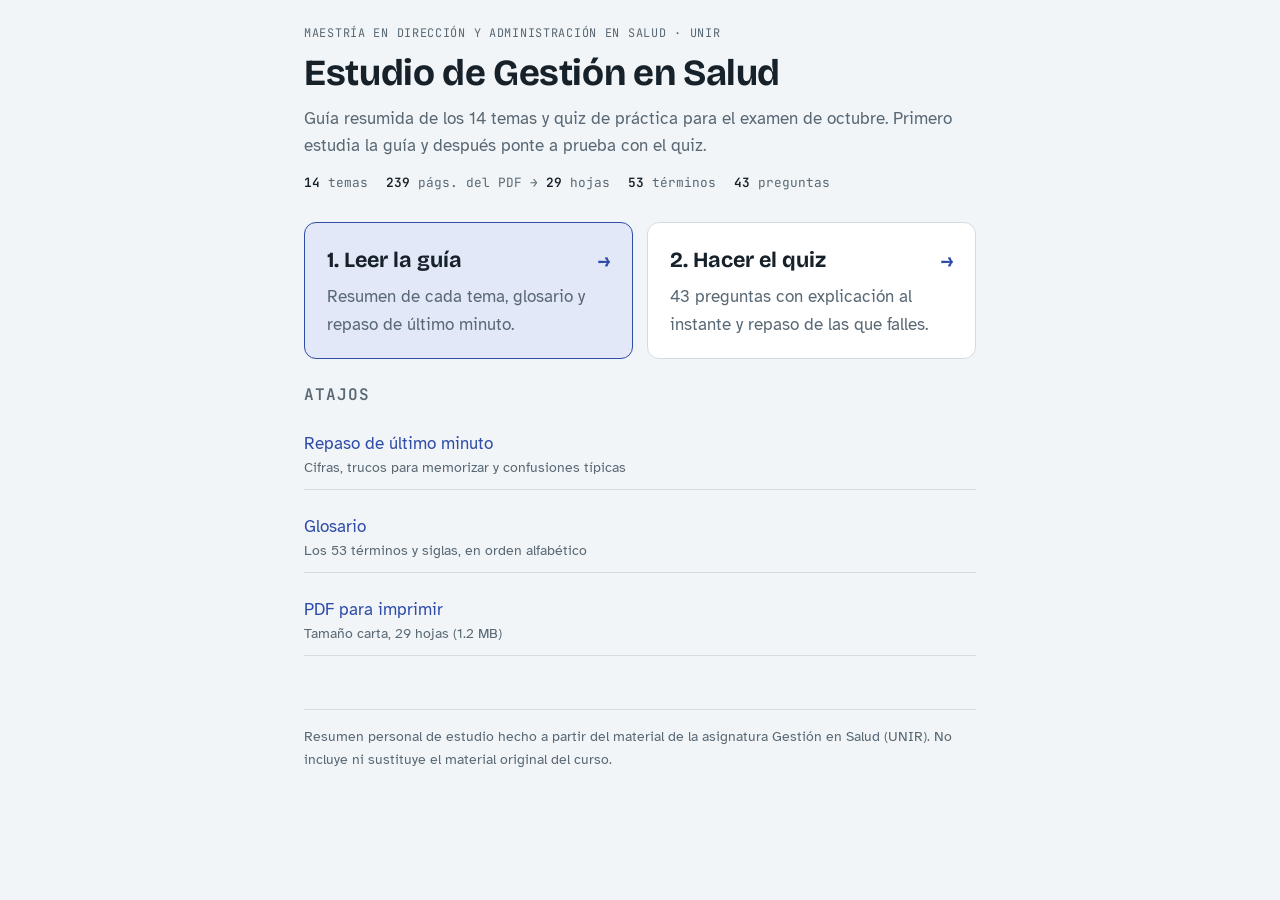
<file: index.html>
<!doctype html>
<html lang="es">
<head>
<meta charset="utf-8">
<meta name="viewport" content="width=device-width, initial-scale=1, viewport-fit=cover">
<meta name="robots" content="noindex">
<meta name="theme-color" content="#2e4ca8">
<title>Estudio de Gestión en Salud</title>
<link rel="preconnect" href="https://fonts.googleapis.com">
<link rel="preconnect" href="https://fonts.gstatic.com" crossorigin>
<link rel="stylesheet" href="https://fonts.googleapis.com/css2?family=Atkinson+Hyperlegible:wght@400;700&family=Bricolage+Grotesque:opsz,wght@12..96,600;12..96,700&family=JetBrains+Mono:wght@400;600&display=swap">
<link rel="stylesheet" href="estilos.css">
<style>
.stats {
  display: flex;
  flex-wrap: wrap;
  gap: 6px 18px;
  font-family: var(--font-mono);
  font-size: 0.8rem;
  color: var(--muted);
  margin: 14px 0 0;
  padding: 0;
  list-style: none;
}
.stats li { margin: 0; }
.stats b { color: var(--ink); font-weight: 600; }
.doors { display: grid; gap: 14px; margin-top: 28px; }
.door {
  display: grid;
  gap: 6px;
  text-decoration: none;
  color: var(--ink);
  background: var(--surface);
  border: 1.5px solid var(--line);
  border-radius: 12px;
  padding: 20px 22px;
  transition: border-color 0.15s ease;
}
.door:hover { border-color: var(--accent); }
.door.main { border-color: var(--accent); background: var(--accent-soft); }
.door-title { font-family: var(--font-display); font-size: 1.35rem; font-weight: 700; display: flex; justify-content: space-between; gap: 12px; align-items: baseline; }
.door-title span:last-child { color: var(--accent); font-size: 1.2rem; }
.door p { margin: 0; color: var(--muted); }
.more { margin-top: 26px; display: grid; gap: 4px; }
.more h2 { font-size: 1rem; margin: 0 0 6px; padding: 0; border: 0; font-family: var(--font-mono); font-weight: 600; letter-spacing: 0.06em; text-transform: uppercase; color: var(--muted); }
.more ul { list-style: none; padding: 0; margin: 0; display: grid; gap: 2px; }
.more a { display: block; padding: 10px 0; border-bottom: 1px solid var(--line); text-decoration: none; }
.more a small { color: var(--muted); display: block; font-size: 0.85rem; }
@media (min-width: 640px) {
  .doors { grid-template-columns: 1fr 1fr; }
}
</style>
</head>
<body>
<main class="wrap">
  <p class="eyebrow">Maestría en Dirección y Administración en Salud · UNIR</p>
  <h1>Estudio de Gestión en Salud</h1>
  <p class="lede">Guía resumida de los 14 temas y quiz de práctica para el examen de octubre. Primero estudia la guía y después ponte a prueba con el quiz.</p>
  <ul class="stats" aria-label="En números">
    <li><b>14</b> temas</li>
    <li><b>239</b> págs. del PDF → <b>29</b> hojas</li>
    <li><b>53</b> términos</li>
    <li><b>43</b> preguntas</li>
  </ul>

  <nav class="doors" aria-label="Secciones">
    <a class="door main" href="guia.html">
      <span class="door-title"><span>1. Leer la guía</span><span aria-hidden="true">→</span></span>
      <p>Resumen de cada tema, glosario y repaso de último minuto.</p>
    </a>
    <a class="door" href="quiz.html">
      <span class="door-title"><span>2. Hacer el quiz</span><span aria-hidden="true">→</span></span>
      <p>43 preguntas con explicación al instante y repaso de las que falles.</p>
    </a>
  </nav>

  <section class="more" aria-labelledby="atajos">
    <h2 id="atajos">Atajos</h2>
    <ul>
      <li><a href="guia.html#repaso">Repaso de último minuto <small>Cifras, trucos para memorizar y confusiones típicas</small></a></li>
      <li><a href="guia.html#glosario">Glosario <small>Los 53 términos y siglas, en orden alfabético</small></a></li>
      <li><a href="guia-gestion-salud.pdf">PDF para imprimir <small>Tamaño carta, 29 hojas (1.2 MB)</small></a></li>
    </ul>
  </section>

  <p class="foot">Resumen personal de estudio hecho a partir del material de la asignatura Gestión en Salud (UNIR). No incluye ni sustituye el material original del curso.</p>
</main>
</body>
</html>
</file>
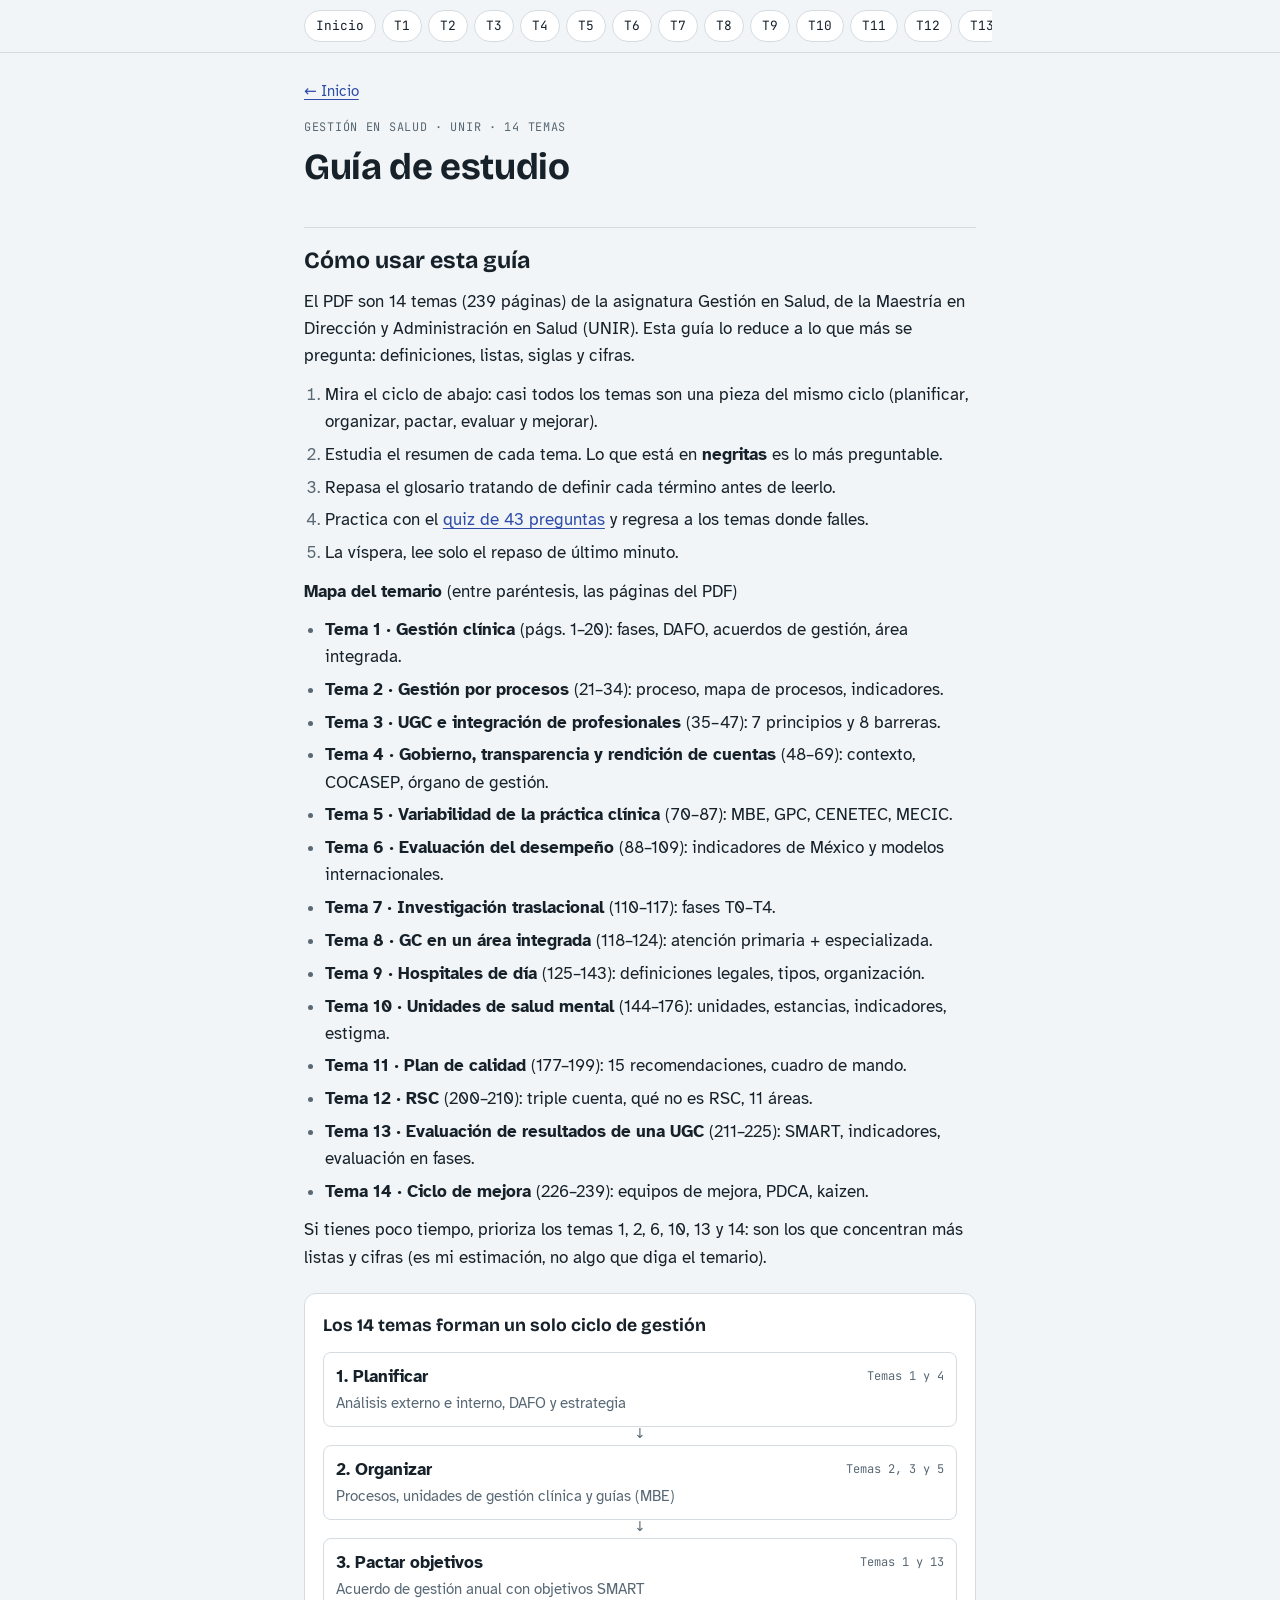
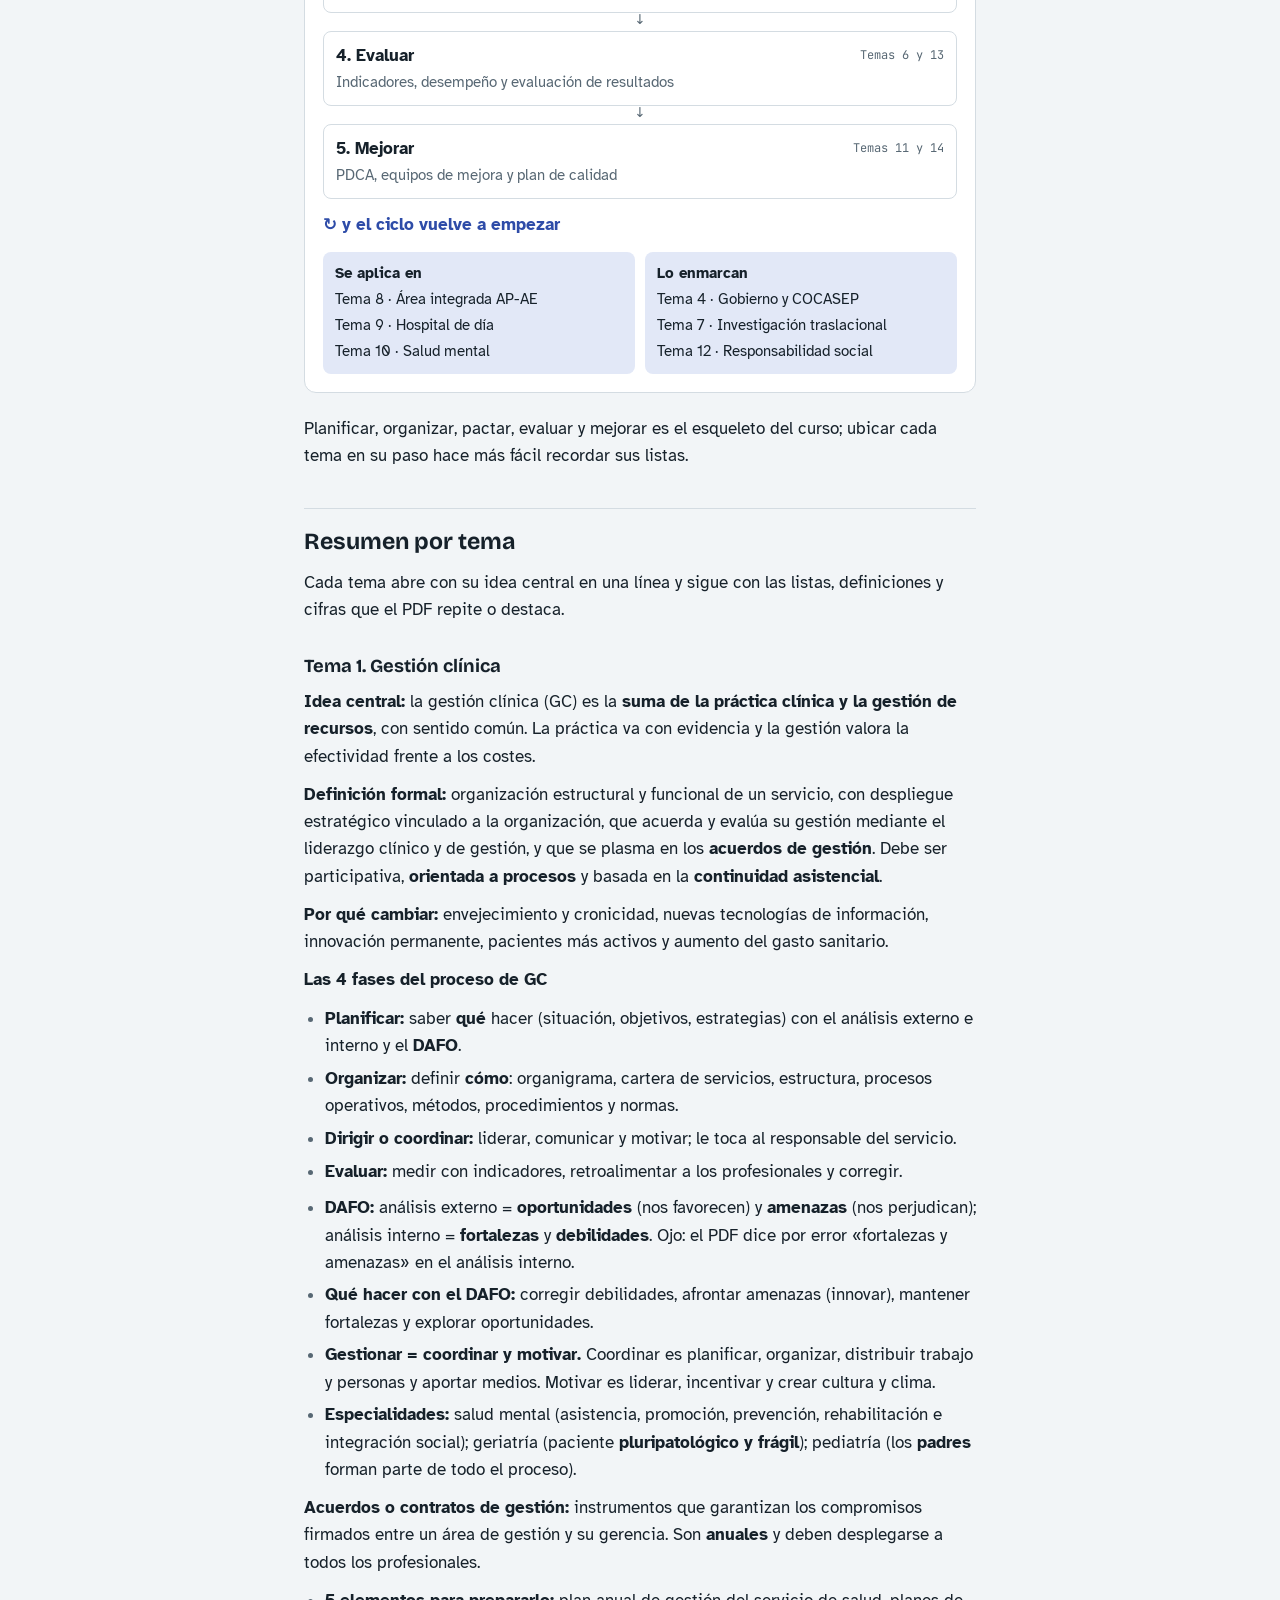
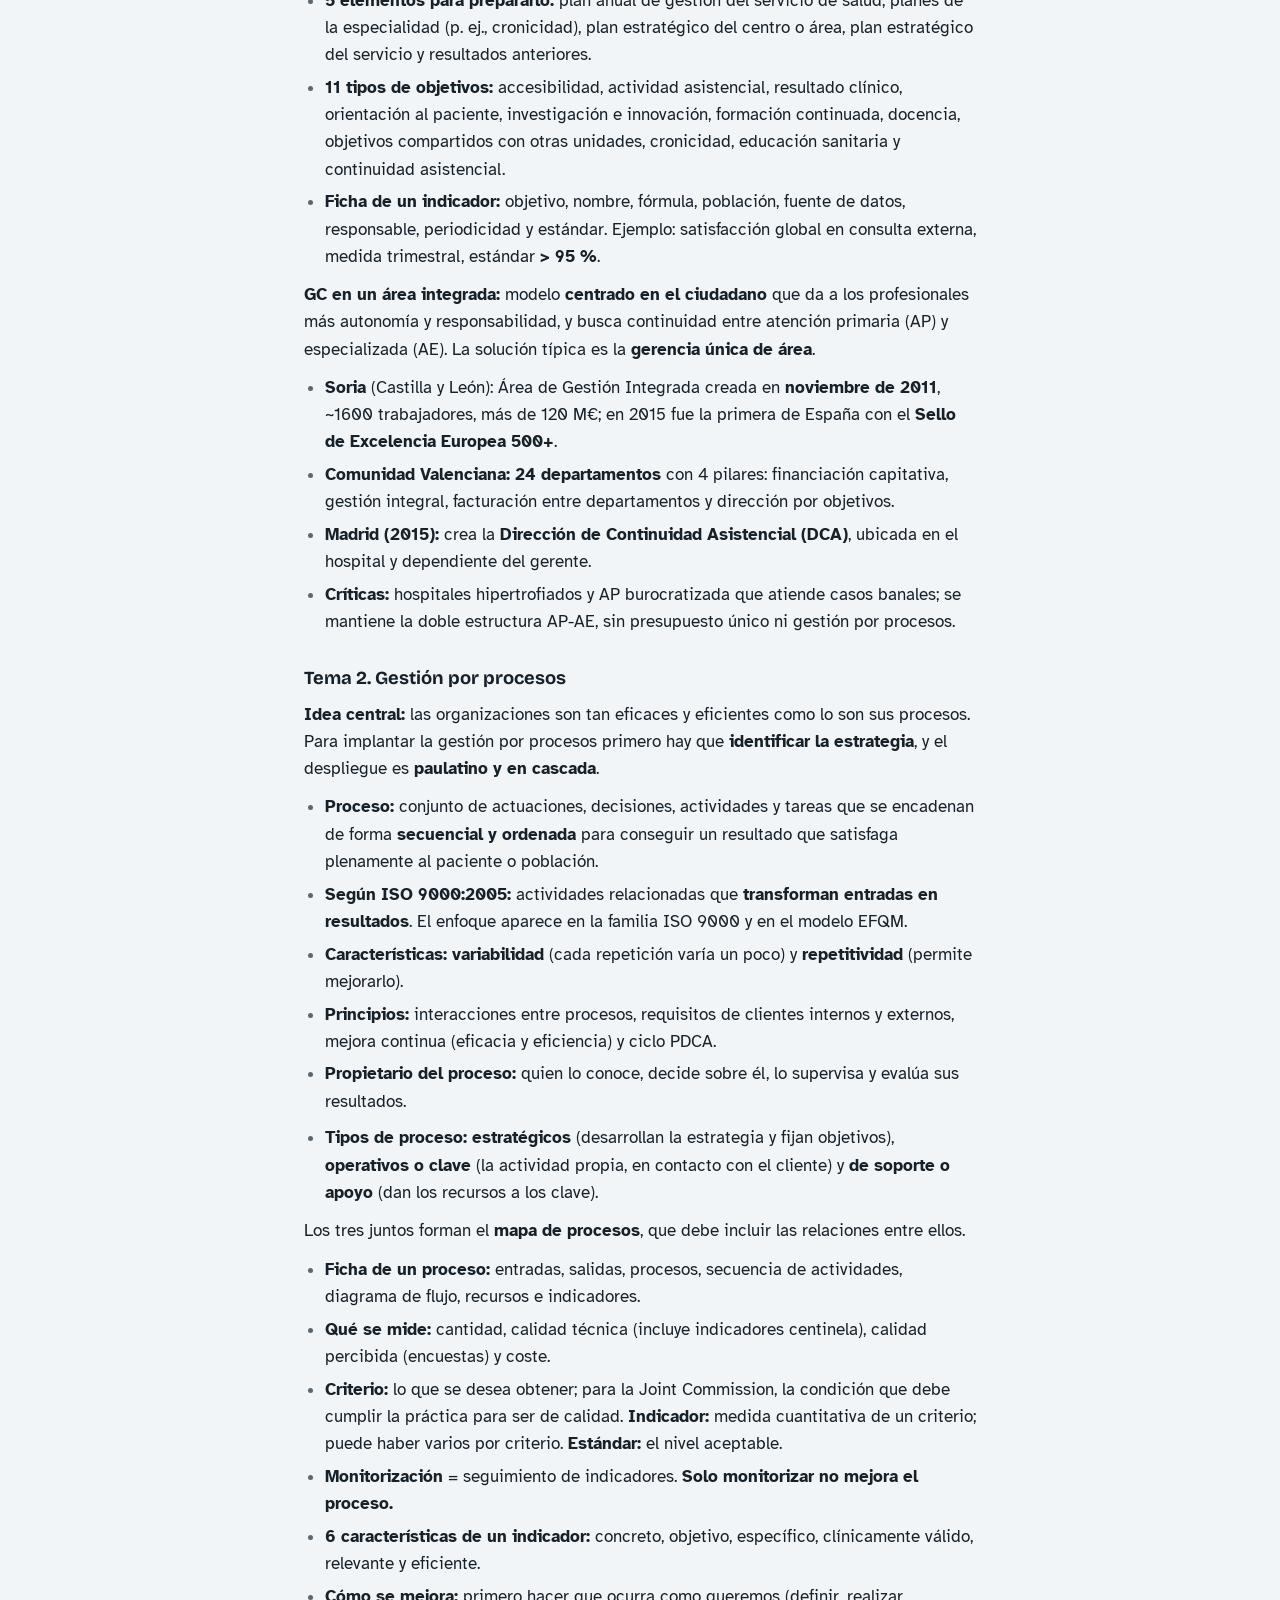
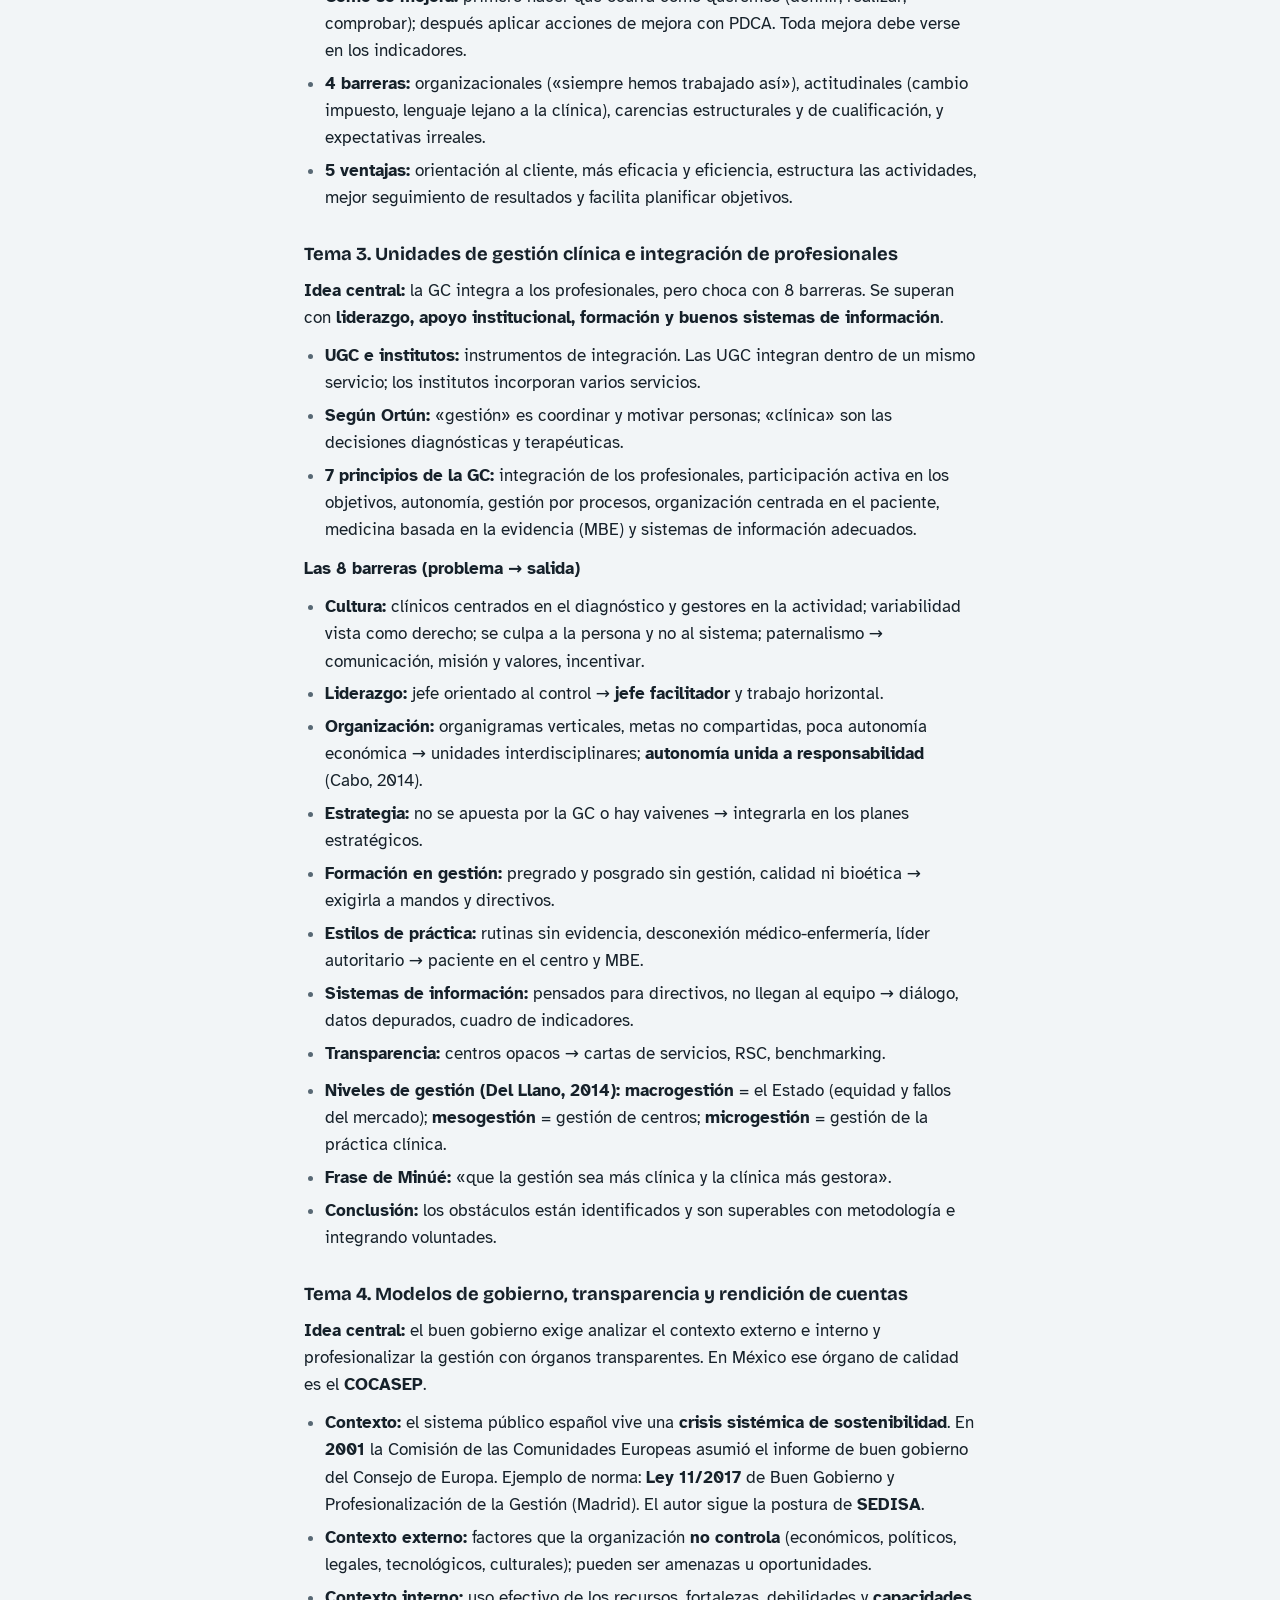
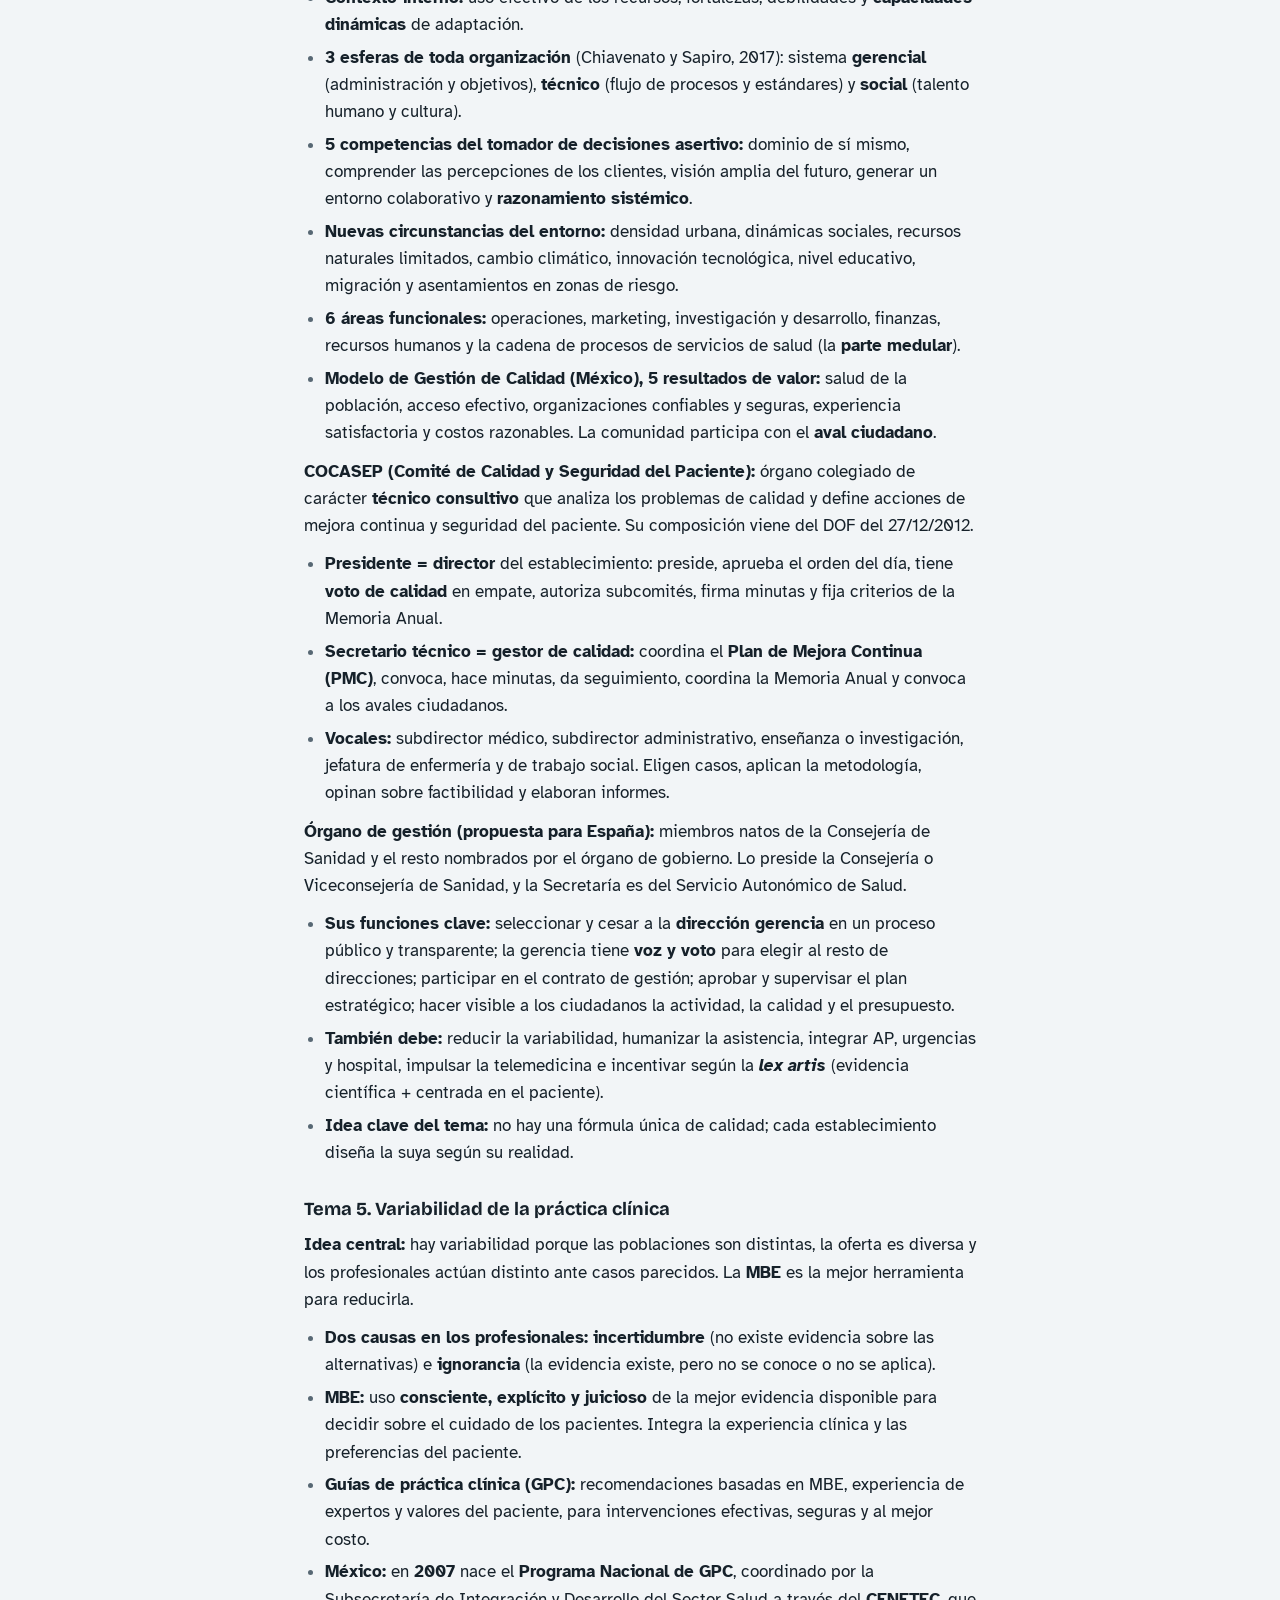
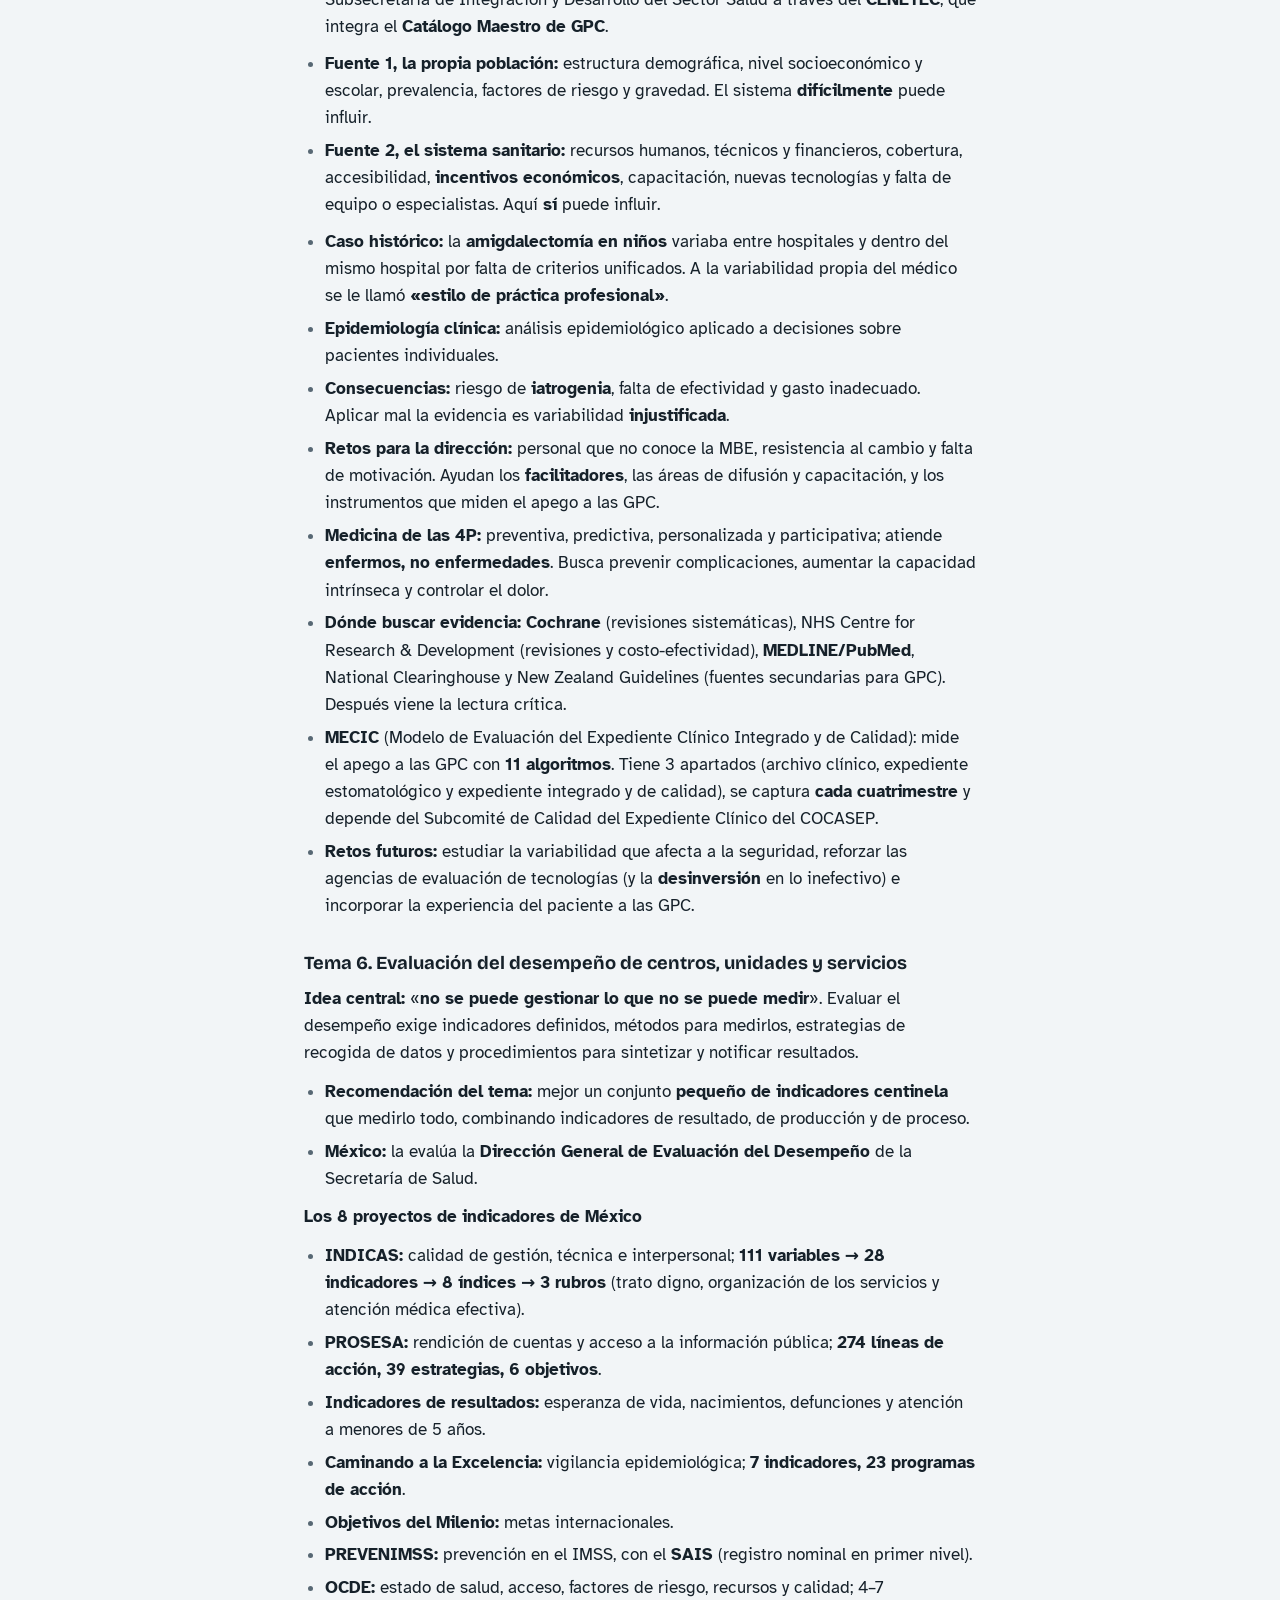
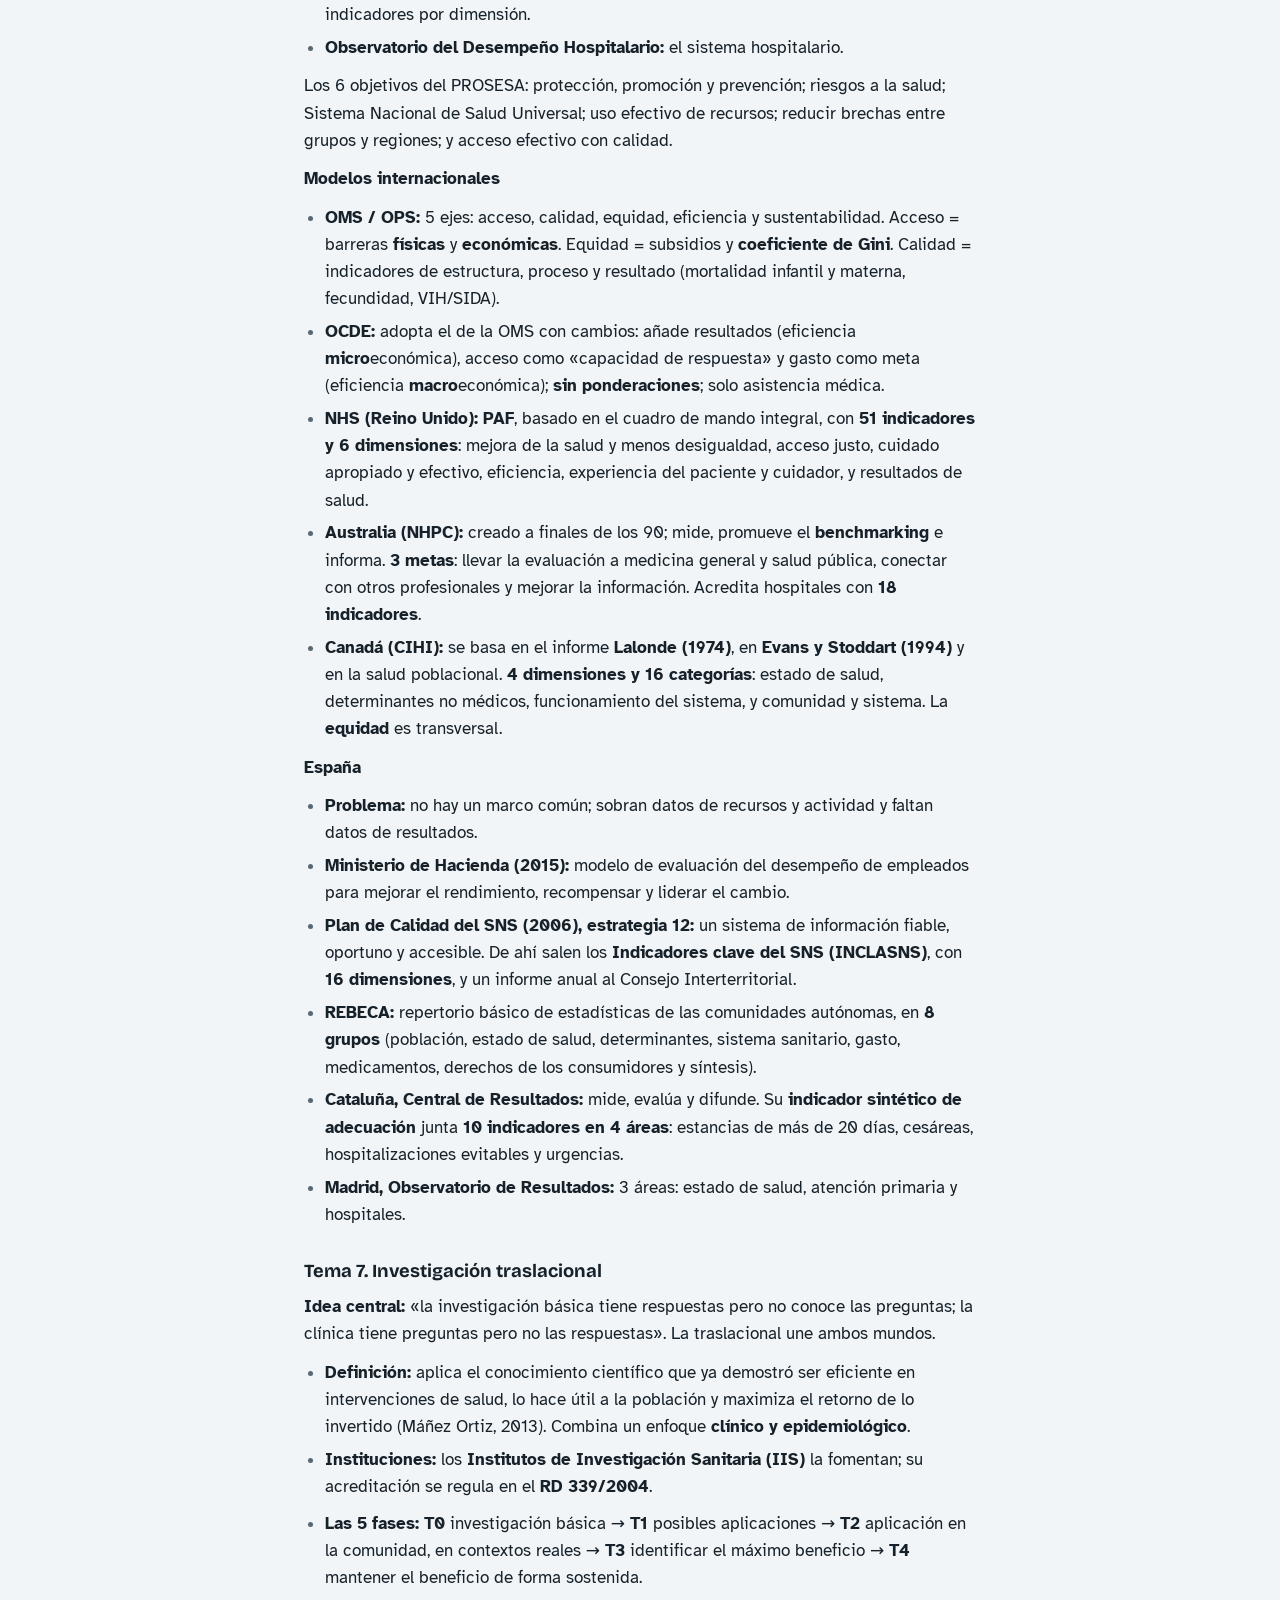
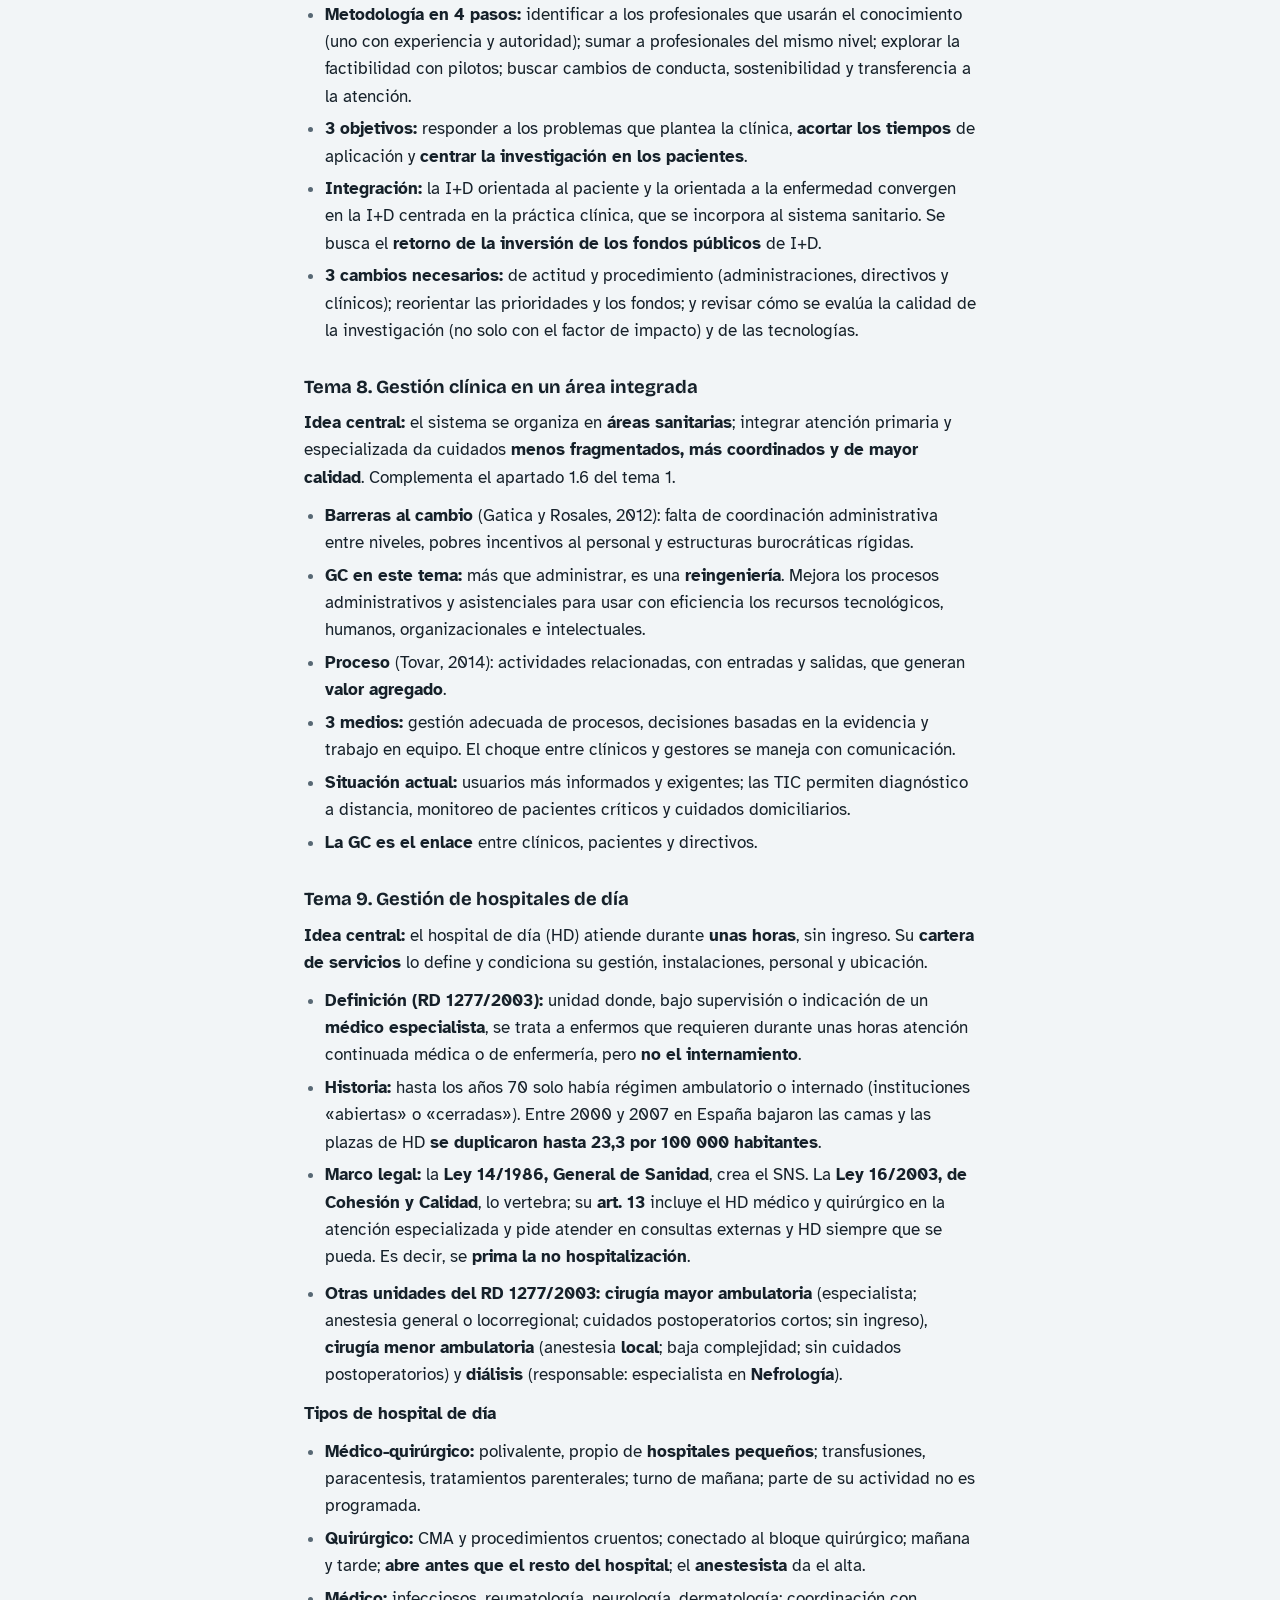
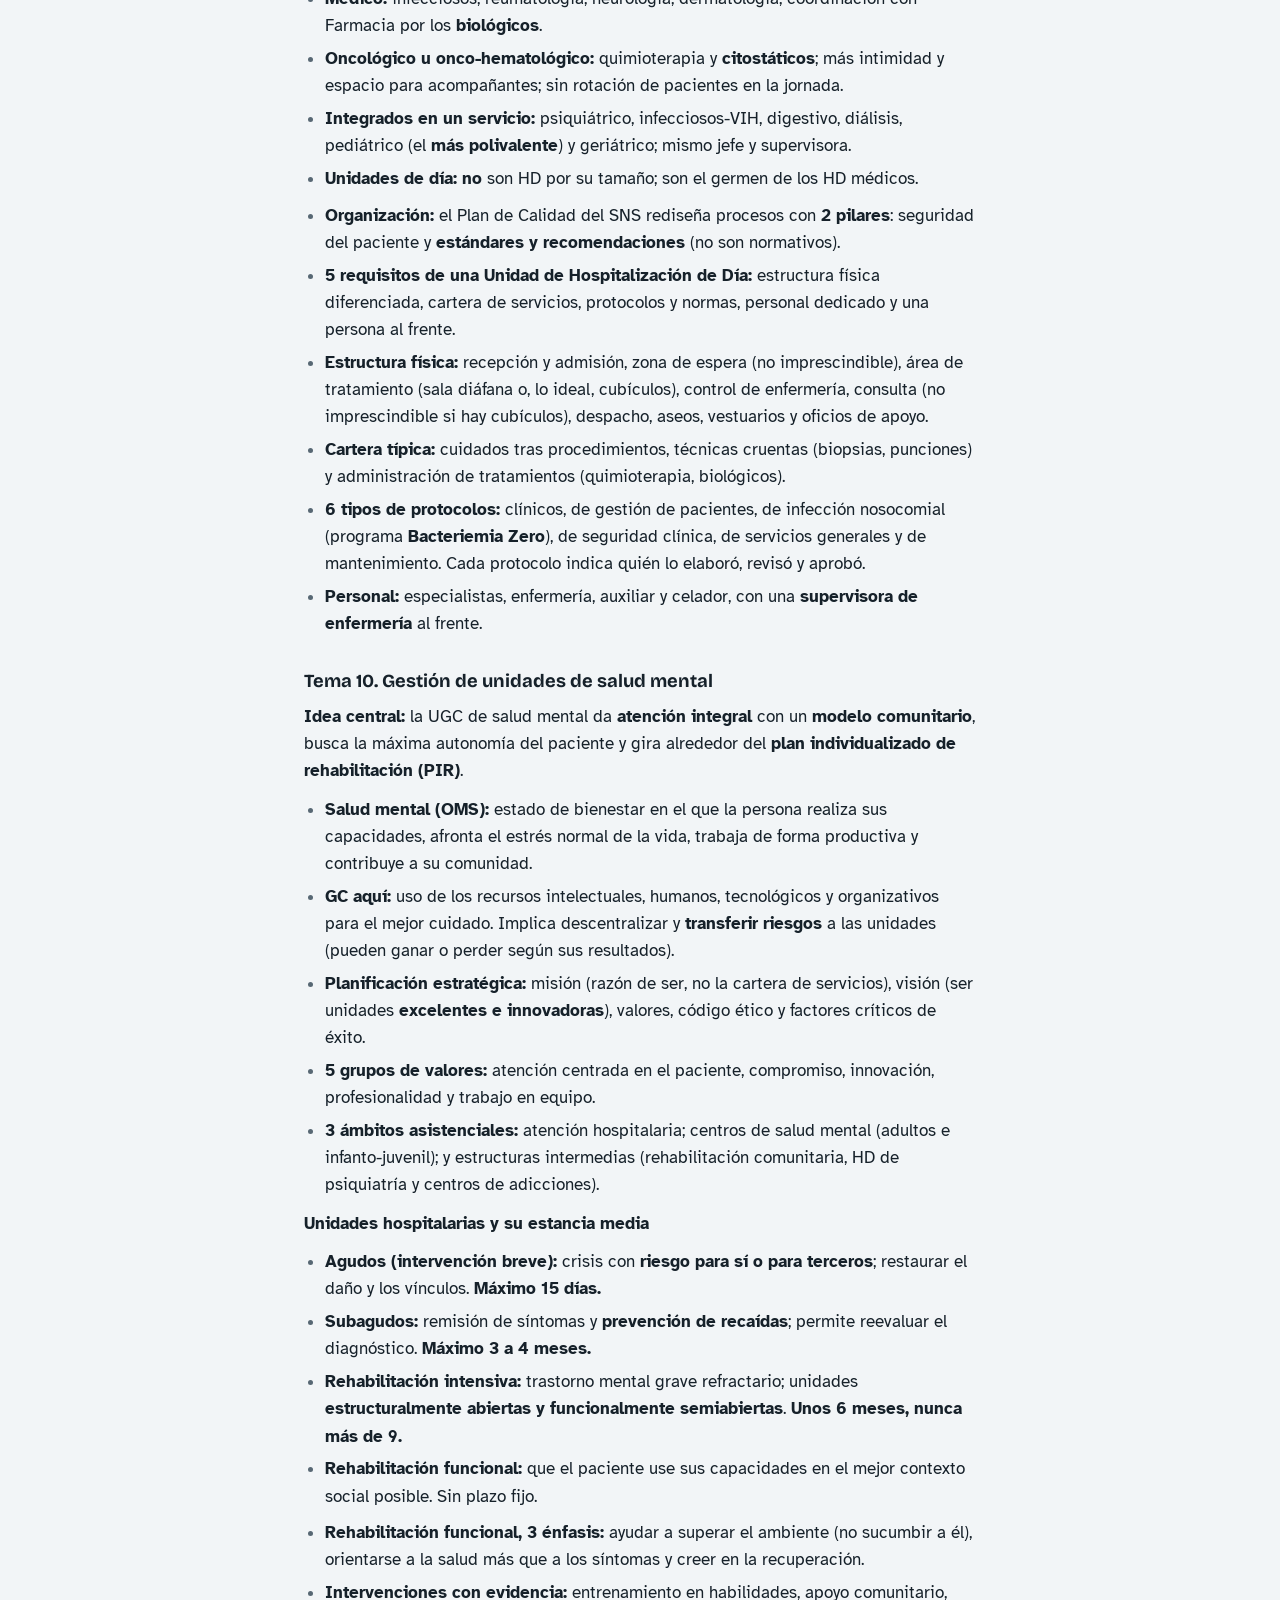
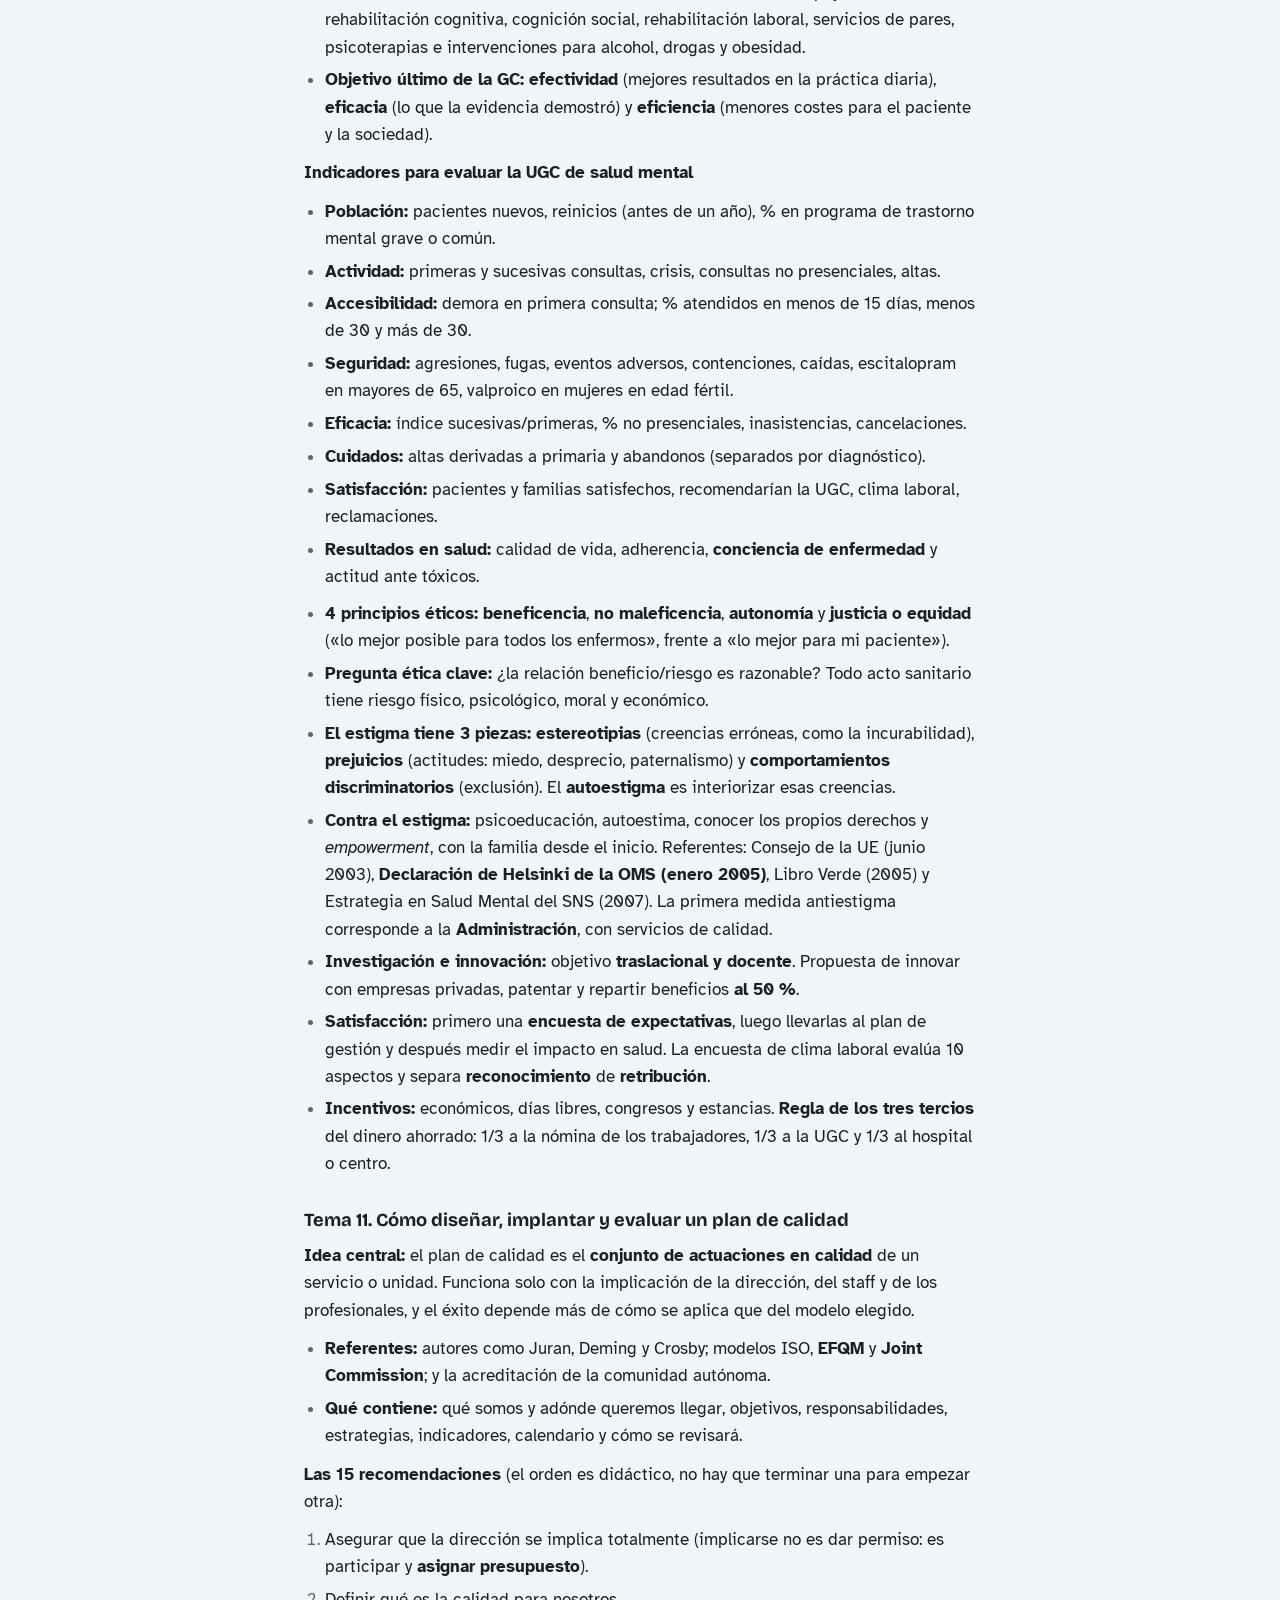
<file: guia.html>
<!doctype html>
<html lang="es">
<head>
<meta charset="utf-8">
<meta name="viewport" content="width=device-width, initial-scale=1, viewport-fit=cover">
<meta name="robots" content="noindex">
<meta name="theme-color" content="#2e4ca8">
<title>Guía de Gestión en Salud</title>
<link rel="preconnect" href="https://fonts.googleapis.com">
<link rel="preconnect" href="https://fonts.gstatic.com" crossorigin>
<link rel="stylesheet" href="https://fonts.googleapis.com/css2?family=Atkinson+Hyperlegible:ital,wght@0,400;0,700;1,400&family=Bricolage+Grotesque:opsz,wght@12..96,600;12..96,700&family=JetBrains+Mono:wght@400;600&display=swap">
<link rel="stylesheet" href="estilos.css">
<style>
html { scroll-behavior: smooth; }
.temas-nav {
  position: sticky;
  top: 0;
  z-index: 5;
  background: var(--bg);
  border-bottom: 1px solid var(--line);
  padding-top: env(safe-area-inset-top, 0px);
}
.temas-nav .fila {
  display: flex;
  gap: 6px;
  overflow-x: auto;
  padding: 10px 16px;
  max-width: 44rem;
  margin: 0 auto;
  scrollbar-width: none;
}
.temas-nav .fila::-webkit-scrollbar { display: none; }
.chip {
  flex: none;
  font-family: var(--font-mono);
  font-size: 0.8rem;
  text-decoration: none;
  color: var(--ink);
  background: var(--surface);
  border: 1px solid var(--line);
  border-radius: 99px;
  padding: 5px 11px;
}
.chip-quiz { background: var(--accent); border-color: var(--accent); color: var(--on-accent); }
.ciclo {
  margin: 1.4rem 0;
  background: var(--surface);
  border: 1px solid var(--line);
  border-radius: 12px;
  padding: 18px;
}
.ciclo figcaption { font-family: var(--font-display); font-weight: 700; font-size: 1.1rem; margin-bottom: 12px; }
.pasos { list-style: none; padding: 0; margin: 0; display: grid; gap: 18px; position: relative; }
.pasos li {
  margin: 0;
  display: grid;
  grid-template-columns: 1fr auto;
  gap: 2px 10px;
  border: 1.25px solid var(--line);
  border-radius: 8px;
  padding: 10px 12px;
  position: relative;
}
.pasos li + li::before {
  content: "↓";
  position: absolute;
  top: -19px;
  left: 50%;
  transform: translateX(-50%);
  color: var(--muted);
  font-size: 0.85rem;
  line-height: 1;
}
.paso-nombre { font-weight: 700; }
.paso-temas { font-family: var(--font-mono); font-size: 0.75rem; color: var(--muted); align-self: center; }
.paso-que { grid-column: 1 / -1; font-size: 0.93rem; color: var(--muted); }
.vuelta { margin: 12px 0 0; font-weight: 700; color: var(--accent); }
.marcos { display: grid; gap: 10px; margin-top: 14px; }
.marcos div { background: var(--accent-soft); border-radius: 8px; padding: 10px 12px; display: grid; gap: 2px; font-size: 0.93rem; }
.callout {
  margin-top: 2.4rem;
  background: var(--accent-soft);
  border-radius: 12px;
  padding: 4px 18px 10px;
}
.callout h2 { border: 0; margin-top: 0.8rem; padding-top: 0; }
.btn {
  display: inline-block;
  font-weight: 700;
  text-decoration: none;
  background: var(--accent);
  color: var(--on-accent);
  border-radius: 8px;
  padding: 10px 18px;
}
@media (min-width: 640px) {
  .marcos { grid-template-columns: 1fr 1fr; }
}
</style>
</head>
<body>
<nav class="temas-nav" aria-label="Ir a un tema"><div class="fila"><a class="chip" href="#como-usar">Inicio</a><a class="chip" href="#tema-1">T1</a><a class="chip" href="#tema-2">T2</a><a class="chip" href="#tema-3">T3</a><a class="chip" href="#tema-4">T4</a><a class="chip" href="#tema-5">T5</a><a class="chip" href="#tema-6">T6</a><a class="chip" href="#tema-7">T7</a><a class="chip" href="#tema-8">T8</a><a class="chip" href="#tema-9">T9</a><a class="chip" href="#tema-10">T10</a><a class="chip" href="#tema-11">T11</a><a class="chip" href="#tema-12">T12</a><a class="chip" href="#tema-13">T13</a><a class="chip" href="#tema-14">T14</a><a class="chip" href="#glosario">Glosario</a><a class="chip" href="#repaso">Repaso</a><a class="chip chip-quiz" href="quiz.html">Quiz</a></div></nav>
<main class="wrap">
  <a class="backlink" href="index.html">← Inicio</a>
  <p class="eyebrow">Gestión en Salud · UNIR · 14 temas</p>
  <h1>Guía de estudio</h1>
<h2 id="como-usar">Cómo usar esta guía</h2>
<p>El PDF son 14 temas (239 páginas) de la asignatura Gestión en Salud, de la Maestría en Dirección y Administración en Salud (UNIR). Esta guía lo reduce a lo que más se pregunta: definiciones, listas, siglas y cifras.</p>
<ol>
<li>Mira el ciclo de abajo: casi todos los temas son una pieza del mismo ciclo (planificar, organizar, pactar, evaluar y mejorar).</li>
<li>Estudia el resumen de cada tema. Lo que está en <strong>negritas</strong> es lo más preguntable.</li>
<li>Repasa el glosario tratando de definir cada término antes de leerlo.</li>
<li>Practica con el <a href="quiz.html">quiz de 43 preguntas</a> y regresa a los temas donde falles.</li>
<li>La víspera, lee solo el repaso de último minuto.</li>
</ol>
<p><strong>Mapa del temario</strong> (entre paréntesis, las páginas del PDF)</p>
<ul>
<li><strong>Tema 1 · Gestión clínica</strong> (págs. 1–20): fases, DAFO, acuerdos de gestión, área integrada.</li>
<li><strong>Tema 2 · Gestión por procesos</strong> (21–34): proceso, mapa de procesos, indicadores.</li>
<li><strong>Tema 3 · UGC e integración de profesionales</strong> (35–47): 7 principios y 8 barreras.</li>
<li><strong>Tema 4 · Gobierno, transparencia y rendición de cuentas</strong> (48–69): contexto, COCASEP, órgano de gestión.</li>
<li><strong>Tema 5 · Variabilidad de la práctica clínica</strong> (70–87): MBE, GPC, CENETEC, MECIC.</li>
<li><strong>Tema 6 · Evaluación del desempeño</strong> (88–109): indicadores de México y modelos internacionales.</li>
<li><strong>Tema 7 · Investigación traslacional</strong> (110–117): fases T0–T4.</li>
<li><strong>Tema 8 · GC en un área integrada</strong> (118–124): atención primaria + especializada.</li>
<li><strong>Tema 9 · Hospitales de día</strong> (125–143): definiciones legales, tipos, organización.</li>
<li><strong>Tema 10 · Unidades de salud mental</strong> (144–176): unidades, estancias, indicadores, estigma.</li>
<li><strong>Tema 11 · Plan de calidad</strong> (177–199): 15 recomendaciones, cuadro de mando.</li>
<li><strong>Tema 12 · RSC</strong> (200–210): triple cuenta, qué no es RSC, 11 áreas.</li>
<li><strong>Tema 13 · Evaluación de resultados de una UGC</strong> (211–225): SMART, indicadores, evaluación en fases.</li>
<li><strong>Tema 14 · Ciclo de mejora</strong> (226–239): equipos de mejora, PDCA, kaizen.</li>
</ul>
<p>Si tienes poco tiempo, prioriza los temas 1, 2, 6, 10, 13 y 14: son los que concentran más listas y cifras (es mi estimación, no algo que diga el temario).</p>

<figure class="ciclo" aria-label="Los 14 temas forman un solo ciclo de gestión">
  <figcaption>Los 14 temas forman un solo ciclo de gestión</figcaption>
  <ol class="pasos">
    <li><span class="paso-nombre">1. Planificar</span><span class="paso-temas">Temas 1 y 4</span><span class="paso-que">Análisis externo e interno, DAFO y estrategia</span></li>
    <li><span class="paso-nombre">2. Organizar</span><span class="paso-temas">Temas 2, 3 y 5</span><span class="paso-que">Procesos, unidades de gestión clínica y guías (MBE)</span></li>
    <li><span class="paso-nombre">3. Pactar objetivos</span><span class="paso-temas">Temas 1 y 13</span><span class="paso-que">Acuerdo de gestión anual con objetivos SMART</span></li>
    <li><span class="paso-nombre">4. Evaluar</span><span class="paso-temas">Temas 6 y 13</span><span class="paso-que">Indicadores, desempeño y evaluación de resultados</span></li>
    <li><span class="paso-nombre">5. Mejorar</span><span class="paso-temas">Temas 11 y 14</span><span class="paso-que">PDCA, equipos de mejora y plan de calidad</span></li>
  </ol>
  <p class="vuelta">↻ y el ciclo vuelve a empezar</p>
  <div class="marcos">
    <div><b>Se aplica en</b><span>Tema 8 · Área integrada AP-AE</span><span>Tema 9 · Hospital de día</span><span>Tema 10 · Salud mental</span></div>
    <div><b>Lo enmarcan</b><span>Tema 4 · Gobierno y COCASEP</span><span>Tema 7 · Investigación traslacional</span><span>Tema 12 · Responsabilidad social</span></div>
  </div>
</figure>

<p>Planificar, organizar, pactar, evaluar y mejorar es el esqueleto del curso; ubicar cada tema en su paso hace más fácil recordar sus listas.</p>
<h2 id="resumen">Resumen por tema</h2>
<p>Cada tema abre con su idea central en una línea y sigue con las listas, definiciones y cifras que el PDF repite o destaca.</p>
<h3 id="tema-1">Tema 1. Gestión clínica</h3>
<p><strong>Idea central:</strong> la gestión clínica (GC) es la <strong>suma de la práctica clínica y la gestión de recursos</strong>, con sentido común. La práctica va con evidencia y la gestión valora la efectividad frente a los costes.</p>
<p><strong>Definición formal:</strong> organización estructural y funcional de un servicio, con despliegue estratégico vinculado a la organización, que acuerda y evalúa su gestión mediante el liderazgo clínico y de gestión, y que se plasma en los <strong>acuerdos de gestión</strong>. Debe ser participativa, <strong>orientada a procesos</strong> y basada en la <strong>continuidad asistencial</strong>.</p>
<p><strong>Por qué cambiar:</strong> envejecimiento y cronicidad, nuevas tecnologías de información, innovación permanente, pacientes más activos y aumento del gasto sanitario.</p>
<p><strong>Las 4 fases del proceso de GC</strong></p>
<ul>
<li><strong>Planificar:</strong> saber <strong>qué</strong> hacer (situación, objetivos, estrategias) con el análisis externo e interno y el <strong>DAFO</strong>.</li>
<li><strong>Organizar:</strong> definir <strong>cómo</strong>: organigrama, cartera de servicios, estructura, procesos operativos, métodos, procedimientos y normas.</li>
<li><strong>Dirigir o coordinar:</strong> liderar, comunicar y motivar; le toca al responsable del servicio.</li>
<li><strong>Evaluar:</strong> medir con indicadores, retroalimentar a los profesionales y corregir.</li>
</ul>
<ul>
<li><strong>DAFO:</strong> análisis externo = <strong>oportunidades</strong> (nos favorecen) y <strong>amenazas</strong> (nos perjudican); análisis interno = <strong>fortalezas</strong> y <strong>debilidades</strong>. Ojo: el PDF dice por error «fortalezas y amenazas» en el análisis interno.</li>
<li><strong>Qué hacer con el DAFO:</strong> corregir debilidades, afrontar amenazas (innovar), mantener fortalezas y explorar oportunidades.</li>
<li><strong>Gestionar = coordinar y motivar.</strong> Coordinar es planificar, organizar, distribuir trabajo y personas y aportar medios. Motivar es liderar, incentivar y crear cultura y clima.</li>
<li><strong>Especialidades:</strong> salud mental (asistencia, promoción, prevención, rehabilitación e integración social); geriatría (paciente <strong>pluripatológico y frágil</strong>); pediatría (los <strong>padres</strong> forman parte de todo el proceso).</li>
</ul>
<p><strong>Acuerdos o contratos de gestión:</strong> instrumentos que garantizan los compromisos firmados entre un área de gestión y su gerencia. Son <strong>anuales</strong> y deben desplegarse a todos los profesionales.</p>
<ul>
<li><strong>5 elementos para prepararlo:</strong> plan anual de gestión del servicio de salud, planes de la especialidad (p. ej., cronicidad), plan estratégico del centro o área, plan estratégico del servicio y resultados anteriores.</li>
<li><strong>11 tipos de objetivos:</strong> accesibilidad, actividad asistencial, resultado clínico, orientación al paciente, investigación e innovación, formación continuada, docencia, objetivos compartidos con otras unidades, cronicidad, educación sanitaria y continuidad asistencial.</li>
<li><strong>Ficha de un indicador:</strong> objetivo, nombre, fórmula, población, fuente de datos, responsable, periodicidad y estándar. Ejemplo: satisfacción global en consulta externa, medida trimestral, estándar <strong>&gt; 95 %</strong>.</li>
</ul>
<p><strong>GC en un área integrada:</strong> modelo <strong>centrado en el ciudadano</strong> que da a los profesionales más autonomía y responsabilidad, y busca continuidad entre atención primaria (AP) y especializada (AE). La solución típica es la <strong>gerencia única de área</strong>.</p>
<ul>
<li><strong>Soria</strong> (Castilla y León): Área de Gestión Integrada creada en <strong>noviembre de 2011</strong>, ~1600 trabajadores, más de 120 M€; en 2015 fue la primera de España con el <strong>Sello de Excelencia Europea 500+</strong>.</li>
<li><strong>Comunidad Valenciana:</strong> <strong>24 departamentos</strong> con 4 pilares: financiación capitativa, gestión integral, facturación entre departamentos y dirección por objetivos.</li>
<li><strong>Madrid (2015):</strong> crea la <strong>Dirección de Continuidad Asistencial (DCA)</strong>, ubicada en el hospital y dependiente del gerente.</li>
<li><strong>Críticas:</strong> hospitales hipertrofiados y AP burocratizada que atiende casos banales; se mantiene la doble estructura AP-AE, sin presupuesto único ni gestión por procesos.</li>
</ul>
<h3 id="tema-2">Tema 2. Gestión por procesos</h3>
<p><strong>Idea central:</strong> las organizaciones son tan eficaces y eficientes como lo son sus procesos. Para implantar la gestión por procesos primero hay que <strong>identificar la estrategia</strong>, y el despliegue es <strong>paulatino y en cascada</strong>.</p>
<ul>
<li><strong>Proceso:</strong> conjunto de actuaciones, decisiones, actividades y tareas que se encadenan de forma <strong>secuencial y ordenada</strong> para conseguir un resultado que satisfaga plenamente al paciente o población.</li>
<li><strong>Según ISO 9000:2005:</strong> actividades relacionadas que <strong>transforman entradas en resultados</strong>. El enfoque aparece en la familia ISO 9000 y en el modelo EFQM.</li>
<li><strong>Características:</strong> <strong>variabilidad</strong> (cada repetición varía un poco) y <strong>repetitividad</strong> (permite mejorarlo).</li>
<li><strong>Principios:</strong> interacciones entre procesos, requisitos de clientes internos y externos, mejora continua (eficacia y eficiencia) y ciclo PDCA.</li>
<li><strong>Propietario del proceso:</strong> quien lo conoce, decide sobre él, lo supervisa y evalúa sus resultados.</li>
</ul>
<ul>
<li><strong>Tipos de proceso:</strong> <strong>estratégicos</strong> (desarrollan la estrategia y fijan objetivos), <strong>operativos o clave</strong> (la actividad propia, en contacto con el cliente) y <strong>de soporte o apoyo</strong> (dan los recursos a los clave).</li>
</ul>
<p>Los tres juntos forman el <strong>mapa de procesos</strong>, que debe incluir las relaciones entre ellos.</p>
<ul>
<li><strong>Ficha de un proceso:</strong> entradas, salidas, procesos, secuencia de actividades, diagrama de flujo, recursos e indicadores.</li>
<li><strong>Qué se mide:</strong> cantidad, calidad técnica (incluye indicadores centinela), calidad percibida (encuestas) y coste.</li>
<li><strong>Criterio:</strong> lo que se desea obtener; para la Joint Commission, la condición que debe cumplir la práctica para ser de calidad. <strong>Indicador:</strong> medida cuantitativa de un criterio; puede haber varios por criterio. <strong>Estándar:</strong> el nivel aceptable.</li>
<li><strong>Monitorización</strong> = seguimiento de indicadores. <strong>Solo monitorizar no mejora el proceso.</strong></li>
<li><strong>6 características de un indicador:</strong> concreto, objetivo, específico, clínicamente válido, relevante y eficiente.</li>
<li><strong>Cómo se mejora:</strong> primero hacer que ocurra como queremos (definir, realizar, comprobar); después aplicar acciones de mejora con PDCA. Toda mejora debe verse en los indicadores.</li>
<li><strong>4 barreras:</strong> organizacionales («siempre hemos trabajado así»), actitudinales (cambio impuesto, lenguaje lejano a la clínica), carencias estructurales y de cualificación, y expectativas irreales.</li>
<li><strong>5 ventajas:</strong> orientación al cliente, más eficacia y eficiencia, estructura las actividades, mejor seguimiento de resultados y facilita planificar objetivos.</li>
</ul>
<h3 id="tema-3">Tema 3. Unidades de gestión clínica e integración de profesionales</h3>
<p><strong>Idea central:</strong> la GC integra a los profesionales, pero choca con 8 barreras. Se superan con <strong>liderazgo, apoyo institucional, formación y buenos sistemas de información</strong>.</p>
<ul>
<li><strong>UGC e institutos:</strong> instrumentos de integración. Las UGC integran dentro de un mismo servicio; los institutos incorporan varios servicios.</li>
<li><strong>Según Ortún:</strong> «gestión» es coordinar y motivar personas; «clínica» son las decisiones diagnósticas y terapéuticas.</li>
<li><strong>7 principios de la GC:</strong> integración de los profesionales, participación activa en los objetivos, autonomía, gestión por procesos, organización centrada en el paciente, medicina basada en la evidencia (MBE) y sistemas de información adecuados.</li>
</ul>
<p><strong>Las 8 barreras (problema → salida)</strong></p>
<ul>
<li><strong>Cultura:</strong> clínicos centrados en el diagnóstico y gestores en la actividad; variabilidad vista como derecho; se culpa a la persona y no al sistema; paternalismo → comunicación, misión y valores, incentivar.</li>
<li><strong>Liderazgo:</strong> jefe orientado al control → <strong>jefe facilitador</strong> y trabajo horizontal.</li>
<li><strong>Organización:</strong> organigramas verticales, metas no compartidas, poca autonomía económica → unidades interdisciplinares; <strong>autonomía unida a responsabilidad</strong> (Cabo, 2014).</li>
<li><strong>Estrategia:</strong> no se apuesta por la GC o hay vaivenes → integrarla en los planes estratégicos.</li>
<li><strong>Formación en gestión:</strong> pregrado y posgrado sin gestión, calidad ni bioética → exigirla a mandos y directivos.</li>
<li><strong>Estilos de práctica:</strong> rutinas sin evidencia, desconexión médico-enfermería, líder autoritario → paciente en el centro y MBE.</li>
<li><strong>Sistemas de información:</strong> pensados para directivos, no llegan al equipo → diálogo, datos depurados, cuadro de indicadores.</li>
<li><strong>Transparencia:</strong> centros opacos → cartas de servicios, RSC, benchmarking.</li>
</ul>
<ul>
<li><strong>Niveles de gestión (Del Llano, 2014):</strong> <strong>macrogestión</strong> = el Estado (equidad y fallos del mercado); <strong>mesogestión</strong> = gestión de centros; <strong>microgestión</strong> = gestión de la práctica clínica.</li>
<li><strong>Frase de Minúé:</strong> «que la gestión sea más clínica y la clínica más gestora».</li>
<li><strong>Conclusión:</strong> los obstáculos están identificados y son superables con metodología e integrando voluntades.</li>
</ul>
<h3 id="tema-4">Tema 4. Modelos de gobierno, transparencia y rendición de cuentas</h3>
<p><strong>Idea central:</strong> el buen gobierno exige analizar el contexto externo e interno y profesionalizar la gestión con órganos transparentes. En México ese órgano de calidad es el <strong>COCASEP</strong>.</p>
<ul>
<li><strong>Contexto:</strong> el sistema público español vive una <strong>crisis sistémica de sostenibilidad</strong>. En <strong>2001</strong> la Comisión de las Comunidades Europeas asumió el informe de buen gobierno del Consejo de Europa. Ejemplo de norma: <strong>Ley 11/2017</strong> de Buen Gobierno y Profesionalización de la Gestión (Madrid). El autor sigue la postura de <strong>SEDISA</strong>.</li>
<li><strong>Contexto externo:</strong> factores que la organización <strong>no controla</strong> (económicos, políticos, legales, tecnológicos, culturales); pueden ser amenazas u oportunidades.</li>
<li><strong>Contexto interno:</strong> uso efectivo de los recursos, fortalezas, debilidades y <strong>capacidades dinámicas</strong> de adaptación.</li>
<li><strong>3 esferas de toda organización</strong> (Chiavenato y Sapiro, 2017): sistema <strong>gerencial</strong> (administración y objetivos), <strong>técnico</strong> (flujo de procesos y estándares) y <strong>social</strong> (talento humano y cultura).</li>
<li><strong>5 competencias del tomador de decisiones asertivo:</strong> dominio de sí mismo, comprender las percepciones de los clientes, visión amplia del futuro, generar un entorno colaborativo y <strong>razonamiento sistémico</strong>.</li>
<li><strong>Nuevas circunstancias del entorno:</strong> densidad urbana, dinámicas sociales, recursos naturales limitados, cambio climático, innovación tecnológica, nivel educativo, migración y asentamientos en zonas de riesgo.</li>
<li><strong>6 áreas funcionales:</strong> operaciones, marketing, investigación y desarrollo, finanzas, recursos humanos y la cadena de procesos de servicios de salud (la <strong>parte medular</strong>).</li>
<li><strong>Modelo de Gestión de Calidad (México), 5 resultados de valor:</strong> salud de la población, acceso efectivo, organizaciones confiables y seguras, experiencia satisfactoria y costos razonables. La comunidad participa con el <strong>aval ciudadano</strong>.</li>
</ul>
<p><strong>COCASEP (Comité de Calidad y Seguridad del Paciente):</strong> órgano colegiado de carácter <strong>técnico consultivo</strong> que analiza los problemas de calidad y define acciones de mejora continua y seguridad del paciente. Su composición viene del DOF del 27/12/2012.</p>
<ul>
<li><strong>Presidente = director</strong> del establecimiento: preside, aprueba el orden del día, tiene <strong>voto de calidad</strong> en empate, autoriza subcomités, firma minutas y fija criterios de la Memoria Anual.</li>
<li><strong>Secretario técnico = gestor de calidad:</strong> coordina el <strong>Plan de Mejora Continua (PMC)</strong>, convoca, hace minutas, da seguimiento, coordina la Memoria Anual y convoca a los avales ciudadanos.</li>
<li><strong>Vocales:</strong> subdirector médico, subdirector administrativo, enseñanza o investigación, jefatura de enfermería y de trabajo social. Eligen casos, aplican la metodología, opinan sobre factibilidad y elaboran informes.</li>
</ul>
<p><strong>Órgano de gestión (propuesta para España):</strong> miembros natos de la Consejería de Sanidad y el resto nombrados por el órgano de gobierno. Lo preside la Consejería o Viceconsejería de Sanidad, y la Secretaría es del Servicio Autonómico de Salud.</p>
<ul>
<li><strong>Sus funciones clave:</strong> seleccionar y cesar a la <strong>dirección gerencia</strong> en un proceso público y transparente; la gerencia tiene <strong>voz y voto</strong> para elegir al resto de direcciones; participar en el contrato de gestión; aprobar y supervisar el plan estratégico; hacer visible a los ciudadanos la actividad, la calidad y el presupuesto.</li>
<li><strong>También debe:</strong> reducir la variabilidad, humanizar la asistencia, integrar AP, urgencias y hospital, impulsar la telemedicina e incentivar según la <strong><em>lex artis</em></strong> (evidencia científica + centrada en el paciente).</li>
<li><strong>Idea clave del tema:</strong> no hay una fórmula única de calidad; cada establecimiento diseña la suya según su realidad.</li>
</ul>
<h3 id="tema-5">Tema 5. Variabilidad de la práctica clínica</h3>
<p><strong>Idea central:</strong> hay variabilidad porque las poblaciones son distintas, la oferta es diversa y los profesionales actúan distinto ante casos parecidos. La <strong>MBE</strong> es la mejor herramienta para reducirla.</p>
<ul>
<li><strong>Dos causas en los profesionales:</strong> <strong>incertidumbre</strong> (no existe evidencia sobre las alternativas) e <strong>ignorancia</strong> (la evidencia existe, pero no se conoce o no se aplica).</li>
<li><strong>MBE:</strong> uso <strong>consciente, explícito y juicioso</strong> de la mejor evidencia disponible para decidir sobre el cuidado de los pacientes. Integra la experiencia clínica y las preferencias del paciente.</li>
<li><strong>Guías de práctica clínica (GPC):</strong> recomendaciones basadas en MBE, experiencia de expertos y valores del paciente, para intervenciones efectivas, seguras y al mejor costo.</li>
<li><strong>México:</strong> en <strong>2007</strong> nace el <strong>Programa Nacional de GPC</strong>, coordinado por la Subsecretaría de Integración y Desarrollo del Sector Salud a través del <strong>CENETEC</strong>, que integra el <strong>Catálogo Maestro de GPC</strong>.</li>
</ul>
<ul>
<li><strong>Fuente 1, la propia población:</strong> estructura demográfica, nivel socioeconómico y escolar, prevalencia, factores de riesgo y gravedad. El sistema <strong>difícilmente</strong> puede influir.</li>
<li><strong>Fuente 2, el sistema sanitario:</strong> recursos humanos, técnicos y financieros, cobertura, accesibilidad, <strong>incentivos económicos</strong>, capacitación, nuevas tecnologías y falta de equipo o especialistas. Aquí <strong>sí</strong> puede influir.</li>
</ul>
<ul>
<li><strong>Caso histórico:</strong> la <strong>amigdalectomía en niños</strong> variaba entre hospitales y dentro del mismo hospital por falta de criterios unificados. A la variabilidad propia del médico se le llamó <strong>«estilo de práctica profesional»</strong>.</li>
<li><strong>Epidemiología clínica:</strong> análisis epidemiológico aplicado a decisiones sobre pacientes individuales.</li>
<li><strong>Consecuencias:</strong> riesgo de <strong>iatrogenia</strong>, falta de efectividad y gasto inadecuado. Aplicar mal la evidencia es variabilidad <strong>injustificada</strong>.</li>
<li><strong>Retos para la dirección:</strong> personal que no conoce la MBE, resistencia al cambio y falta de motivación. Ayudan los <strong>facilitadores</strong>, las áreas de difusión y capacitación, y los instrumentos que miden el apego a las GPC.</li>
<li><strong>Medicina de las 4P:</strong> preventiva, predictiva, personalizada y participativa; atiende <strong>enfermos, no enfermedades</strong>. Busca prevenir complicaciones, aumentar la capacidad intrínseca y controlar el dolor.</li>
<li><strong>Dónde buscar evidencia:</strong> <strong>Cochrane</strong> (revisiones sistemáticas), NHS Centre for Research &amp; Development (revisiones y costo-efectividad), <strong>MEDLINE/PubMed</strong>, National Clearinghouse y New Zealand Guidelines (fuentes secundarias para GPC). Después viene la lectura crítica.</li>
<li><strong>MECIC</strong> (Modelo de Evaluación del Expediente Clínico Integrado y de Calidad): mide el apego a las GPC con <strong>11 algoritmos</strong>. Tiene 3 apartados (archivo clínico, expediente estomatológico y expediente integrado y de calidad), se captura <strong>cada cuatrimestre</strong> y depende del Subcomité de Calidad del Expediente Clínico del COCASEP.</li>
<li><strong>Retos futuros:</strong> estudiar la variabilidad que afecta a la seguridad, reforzar las agencias de evaluación de tecnologías (y la <strong>desinversión</strong> en lo inefectivo) e incorporar la experiencia del paciente a las GPC.</li>
</ul>
<h3 id="tema-6">Tema 6. Evaluación del desempeño de centros, unidades y servicios</h3>
<p><strong>Idea central:</strong> «<strong>no se puede gestionar lo que no se puede medir</strong>». Evaluar el desempeño exige indicadores definidos, métodos para medirlos, estrategias de recogida de datos y procedimientos para sintetizar y notificar resultados.</p>
<ul>
<li><strong>Recomendación del tema:</strong> mejor un conjunto <strong>pequeño de indicadores centinela</strong> que medirlo todo, combinando indicadores de resultado, de producción y de proceso.</li>
<li><strong>México:</strong> la evalúa la <strong>Dirección General de Evaluación del Desempeño</strong> de la Secretaría de Salud.</li>
</ul>
<p><strong>Los 8 proyectos de indicadores de México</strong></p>
<ul>
<li><strong>INDICAS:</strong> calidad de gestión, técnica e interpersonal; <strong>111 variables → 28 indicadores → 8 índices → 3 rubros</strong> (trato digno, organización de los servicios y atención médica efectiva).</li>
<li><strong>PROSESA:</strong> rendición de cuentas y acceso a la información pública; <strong>274 líneas de acción, 39 estrategias, 6 objetivos</strong>.</li>
<li><strong>Indicadores de resultados:</strong> esperanza de vida, nacimientos, defunciones y atención a menores de 5 años.</li>
<li><strong>Caminando a la Excelencia:</strong> vigilancia epidemiológica; <strong>7 indicadores, 23 programas de acción</strong>.</li>
<li><strong>Objetivos del Milenio:</strong> metas internacionales.</li>
<li><strong>PREVENIMSS:</strong> prevención en el IMSS, con el <strong>SAIS</strong> (registro nominal en primer nivel).</li>
<li><strong>OCDE:</strong> estado de salud, acceso, factores de riesgo, recursos y calidad; 4–7 indicadores por dimensión.</li>
<li><strong>Observatorio del Desempeño Hospitalario:</strong> el sistema hospitalario.</li>
</ul>
<p>Los 6 objetivos del PROSESA: protección, promoción y prevención; riesgos a la salud; Sistema Nacional de Salud Universal; uso efectivo de recursos; reducir brechas entre grupos y regiones; y acceso efectivo con calidad.</p>
<p><strong>Modelos internacionales</strong></p>
<ul>
<li><strong>OMS / OPS:</strong> 5 ejes: acceso, calidad, equidad, eficiencia y sustentabilidad. Acceso = barreras <strong>físicas</strong> y <strong>económicas</strong>. Equidad = subsidios y <strong>coeficiente de Gini</strong>. Calidad = indicadores de estructura, proceso y resultado (mortalidad infantil y materna, fecundidad, VIH/SIDA).</li>
<li><strong>OCDE:</strong> adopta el de la OMS con cambios: añade resultados (eficiencia <strong>micro</strong>económica), acceso como «capacidad de respuesta» y gasto como meta (eficiencia <strong>macro</strong>económica); <strong>sin ponderaciones</strong>; solo asistencia médica.</li>
<li><strong>NHS (Reino Unido):</strong> <strong>PAF</strong>, basado en el cuadro de mando integral, con <strong>51 indicadores y 6 dimensiones</strong>: mejora de la salud y menos desigualdad, acceso justo, cuidado apropiado y efectivo, eficiencia, experiencia del paciente y cuidador, y resultados de salud.</li>
<li><strong>Australia (NHPC):</strong> creado a finales de los 90; mide, promueve el <strong>benchmarking</strong> e informa. <strong>3 metas</strong>: llevar la evaluación a medicina general y salud pública, conectar con otros profesionales y mejorar la información. Acredita hospitales con <strong>18 indicadores</strong>.</li>
<li><strong>Canadá (CIHI):</strong> se basa en el informe <strong>Lalonde (1974)</strong>, en <strong>Evans y Stoddart (1994)</strong> y en la salud poblacional. <strong>4 dimensiones y 16 categorías</strong>: estado de salud, determinantes no médicos, funcionamiento del sistema, y comunidad y sistema. La <strong>equidad</strong> es transversal.</li>
</ul>
<p><strong>España</strong></p>
<ul>
<li><strong>Problema:</strong> no hay un marco común; sobran datos de recursos y actividad y faltan datos de resultados.</li>
<li><strong>Ministerio de Hacienda (2015):</strong> modelo de evaluación del desempeño de empleados para mejorar el rendimiento, recompensar y liderar el cambio.</li>
<li><strong>Plan de Calidad del SNS (2006), estrategia 12:</strong> un sistema de información fiable, oportuno y accesible. De ahí salen los <strong>Indicadores clave del SNS (INCLASNS)</strong>, con <strong>16 dimensiones</strong>, y un informe anual al Consejo Interterritorial.</li>
<li><strong>REBECA:</strong> repertorio básico de estadísticas de las comunidades autónomas, en <strong>8 grupos</strong> (población, estado de salud, determinantes, sistema sanitario, gasto, medicamentos, derechos de los consumidores y síntesis).</li>
<li><strong>Cataluña, Central de Resultados:</strong> mide, evalúa y difunde. Su <strong>indicador sintético de adecuación</strong> junta <strong>10 indicadores en 4 áreas</strong>: estancias de más de 20 días, cesáreas, hospitalizaciones evitables y urgencias.</li>
<li><strong>Madrid, Observatorio de Resultados:</strong> 3 áreas: estado de salud, atención primaria y hospitales.</li>
</ul>
<h3 id="tema-7">Tema 7. Investigación traslacional</h3>
<p><strong>Idea central:</strong> «la investigación básica tiene respuestas pero no conoce las preguntas; la clínica tiene preguntas pero no las respuestas». La traslacional une ambos mundos.</p>
<ul>
<li><strong>Definición:</strong> aplica el conocimiento científico que ya demostró ser eficiente en intervenciones de salud, lo hace útil a la población y maximiza el retorno de lo invertido (Máñez Ortiz, 2013). Combina un enfoque <strong>clínico y epidemiológico</strong>.</li>
<li><strong>Instituciones:</strong> los <strong>Institutos de Investigación Sanitaria (IIS)</strong> la fomentan; su acreditación se regula en el <strong>RD 339/2004</strong>.</li>
</ul>
<ul>
<li><strong>Las 5 fases:</strong> <strong>T0</strong> investigación básica → <strong>T1</strong> posibles aplicaciones → <strong>T2</strong> aplicación en la comunidad, en contextos reales → <strong>T3</strong> identificar el máximo beneficio → <strong>T4</strong> mantener el beneficio de forma sostenida.</li>
</ul>
<ul>
<li><strong>Metodología en 4 pasos:</strong> identificar a los profesionales que usarán el conocimiento (uno con experiencia y autoridad); sumar a profesionales del mismo nivel; explorar la factibilidad con pilotos; buscar cambios de conducta, sostenibilidad y transferencia a la atención.</li>
<li><strong>3 objetivos:</strong> responder a los problemas que plantea la clínica, <strong>acortar los tiempos</strong> de aplicación y <strong>centrar la investigación en los pacientes</strong>.</li>
<li><strong>Integración:</strong> la I+D orientada al paciente y la orientada a la enfermedad convergen en la I+D centrada en la práctica clínica, que se incorpora al sistema sanitario. Se busca el <strong>retorno de la inversión de los fondos públicos</strong> de I+D.</li>
<li><strong>3 cambios necesarios:</strong> de actitud y procedimiento (administraciones, directivos y clínicos); reorientar las prioridades y los fondos; y revisar cómo se evalúa la calidad de la investigación (no solo con el factor de impacto) y de las tecnologías.</li>
</ul>
<h3 id="tema-8">Tema 8. Gestión clínica en un área integrada</h3>
<p><strong>Idea central:</strong> el sistema se organiza en <strong>áreas sanitarias</strong>; integrar atención primaria y especializada da cuidados <strong>menos fragmentados, más coordinados y de mayor calidad</strong>. Complementa el apartado 1.6 del tema 1.</p>
<ul>
<li><strong>Barreras al cambio</strong> (Gatica y Rosales, 2012): falta de coordinación administrativa entre niveles, pobres incentivos al personal y estructuras burocráticas rígidas.</li>
<li><strong>GC en este tema:</strong> más que administrar, es una <strong>reingeniería</strong>. Mejora los procesos administrativos y asistenciales para usar con eficiencia los recursos tecnológicos, humanos, organizacionales e intelectuales.</li>
<li><strong>Proceso</strong> (Tovar, 2014): actividades relacionadas, con entradas y salidas, que generan <strong>valor agregado</strong>.</li>
<li><strong>3 medios:</strong> gestión adecuada de procesos, decisiones basadas en la evidencia y trabajo en equipo. El choque entre clínicos y gestores se maneja con comunicación.</li>
<li><strong>Situación actual:</strong> usuarios más informados y exigentes; las TIC permiten diagnóstico a distancia, monitoreo de pacientes críticos y cuidados domiciliarios.</li>
<li><strong>La GC es el enlace</strong> entre clínicos, pacientes y directivos.</li>
</ul>
<h3 id="tema-9">Tema 9. Gestión de hospitales de día</h3>
<p><strong>Idea central:</strong> el hospital de día (HD) atiende durante <strong>unas horas</strong>, sin ingreso. Su <strong>cartera de servicios</strong> lo define y condiciona su gestión, instalaciones, personal y ubicación.</p>
<ul>
<li><strong>Definición (RD 1277/2003):</strong> unidad donde, bajo supervisión o indicación de un <strong>médico especialista</strong>, se trata a enfermos que requieren durante unas horas atención continuada médica o de enfermería, pero <strong>no el internamiento</strong>.</li>
<li><strong>Historia:</strong> hasta los años 70 solo había régimen ambulatorio o internado (instituciones «abiertas» o «cerradas»). Entre 2000 y 2007 en España bajaron las camas y las plazas de HD <strong>se duplicaron hasta 23,3 por 100 000 habitantes</strong>.</li>
<li><strong>Marco legal:</strong> la <strong>Ley 14/1986, General de Sanidad</strong>, crea el SNS. La <strong>Ley 16/2003, de Cohesión y Calidad</strong>, lo vertebra; su <strong>art. 13</strong> incluye el HD médico y quirúrgico en la atención especializada y pide atender en consultas externas y HD siempre que se pueda. Es decir, se <strong>prima la no hospitalización</strong>.</li>
</ul>
<ul>
<li><strong>Otras unidades del RD 1277/2003:</strong> <strong>cirugía mayor ambulatoria</strong> (especialista; anestesia general o locorregional; cuidados postoperatorios cortos; sin ingreso), <strong>cirugía menor ambulatoria</strong> (anestesia <strong>local</strong>; baja complejidad; sin cuidados postoperatorios) y <strong>diálisis</strong> (responsable: especialista en <strong>Nefrología</strong>).</li>
</ul>
<p><strong>Tipos de hospital de día</strong></p>
<ul>
<li><strong>Médico-quirúrgico:</strong> polivalente, propio de <strong>hospitales pequeños</strong>; transfusiones, paracentesis, tratamientos parenterales; turno de mañana; parte de su actividad no es programada.</li>
<li><strong>Quirúrgico:</strong> CMA y procedimientos cruentos; conectado al bloque quirúrgico; mañana y tarde; <strong>abre antes que el resto del hospital</strong>; el <strong>anestesista</strong> da el alta.</li>
<li><strong>Médico:</strong> infecciosos, reumatología, neurología, dermatología; coordinación con Farmacia por los <strong>biológicos</strong>.</li>
<li><strong>Oncológico u onco-hematológico:</strong> quimioterapia y <strong>citostáticos</strong>; más intimidad y espacio para acompañantes; sin rotación de pacientes en la jornada.</li>
<li><strong>Integrados en un servicio:</strong> psiquiátrico, infecciosos-VIH, digestivo, diálisis, pediátrico (el <strong>más polivalente</strong>) y geriátrico; mismo jefe y supervisora.</li>
<li><strong>Unidades de día:</strong> <strong>no</strong> son HD por su tamaño; son el germen de los HD médicos.</li>
</ul>
<ul>
<li><strong>Organización:</strong> el Plan de Calidad del SNS rediseña procesos con <strong>2 pilares</strong>: seguridad del paciente y <strong>estándares y recomendaciones</strong> (no son normativos).</li>
<li><strong>5 requisitos de una Unidad de Hospitalización de Día:</strong> estructura física diferenciada, cartera de servicios, protocolos y normas, personal dedicado y una persona al frente.</li>
<li><strong>Estructura física:</strong> recepción y admisión, zona de espera (no imprescindible), área de tratamiento (sala diáfana o, lo ideal, cubículos), control de enfermería, consulta (no imprescindible si hay cubículos), despacho, aseos, vestuarios y oficios de apoyo.</li>
<li><strong>Cartera típica:</strong> cuidados tras procedimientos, técnicas cruentas (biopsias, punciones) y administración de tratamientos (quimioterapia, biológicos).</li>
<li><strong>6 tipos de protocolos:</strong> clínicos, de gestión de pacientes, de infección nosocomial (programa <strong>Bacteriemia Zero</strong>), de seguridad clínica, de servicios generales y de mantenimiento. Cada protocolo indica quién lo elaboró, revisó y aprobó.</li>
<li><strong>Personal:</strong> especialistas, enfermería, auxiliar y celador, con una <strong>supervisora de enfermería</strong> al frente.</li>
</ul>
<h3 id="tema-10">Tema 10. Gestión de unidades de salud mental</h3>
<p><strong>Idea central:</strong> la UGC de salud mental da <strong>atención integral</strong> con un <strong>modelo comunitario</strong>, busca la máxima autonomía del paciente y gira alrededor del <strong>plan individualizado de rehabilitación (PIR)</strong>.</p>
<ul>
<li><strong>Salud mental (OMS):</strong> estado de bienestar en el que la persona realiza sus capacidades, afronta el estrés normal de la vida, trabaja de forma productiva y contribuye a su comunidad.</li>
<li><strong>GC aquí:</strong> uso de los recursos intelectuales, humanos, tecnológicos y organizativos para el mejor cuidado. Implica descentralizar y <strong>transferir riesgos</strong> a las unidades (pueden ganar o perder según sus resultados).</li>
<li><strong>Planificación estratégica:</strong> misión (razón de ser, no la cartera de servicios), visión (ser unidades <strong>excelentes e innovadoras</strong>), valores, código ético y factores críticos de éxito.</li>
<li><strong>5 grupos de valores:</strong> atención centrada en el paciente, compromiso, innovación, profesionalidad y trabajo en equipo.</li>
<li><strong>3 ámbitos asistenciales:</strong> atención hospitalaria; centros de salud mental (adultos e infanto-juvenil); y estructuras intermedias (rehabilitación comunitaria, HD de psiquiatría y centros de adicciones).</li>
</ul>
<p><strong>Unidades hospitalarias y su estancia media</strong></p>
<ul>
<li><strong>Agudos (intervención breve):</strong> crisis con <strong>riesgo para sí o para terceros</strong>; restaurar el daño y los vínculos. <strong>Máximo 15 días.</strong></li>
<li><strong>Subagudos:</strong> remisión de síntomas y <strong>prevención de recaídas</strong>; permite reevaluar el diagnóstico. <strong>Máximo 3 a 4 meses.</strong></li>
<li><strong>Rehabilitación intensiva:</strong> trastorno mental grave refractario; unidades <strong>estructuralmente abiertas y funcionalmente semiabiertas</strong>. <strong>Unos 6 meses, nunca más de 9.</strong></li>
<li><strong>Rehabilitación funcional:</strong> que el paciente use sus capacidades en el mejor contexto social posible. Sin plazo fijo.</li>
</ul>
<ul>
<li><strong>Rehabilitación funcional, 3 énfasis:</strong> ayudar a superar el ambiente (no sucumbir a él), orientarse a la salud más que a los síntomas y creer en la recuperación.</li>
<li><strong>Intervenciones con evidencia:</strong> entrenamiento en habilidades, apoyo comunitario, rehabilitación cognitiva, cognición social, rehabilitación laboral, servicios de pares, psicoterapias e intervenciones para alcohol, drogas y obesidad.</li>
<li><strong>Objetivo último de la GC:</strong> <strong>efectividad</strong> (mejores resultados en la práctica diaria), <strong>eficacia</strong> (lo que la evidencia demostró) y <strong>eficiencia</strong> (menores costes para el paciente y la sociedad).</li>
</ul>
<p><strong>Indicadores para evaluar la UGC de salud mental</strong></p>
<ul>
<li><strong>Población:</strong> pacientes nuevos, reinicios (antes de un año), % en programa de trastorno mental grave o común.</li>
<li><strong>Actividad:</strong> primeras y sucesivas consultas, crisis, consultas no presenciales, altas.</li>
<li><strong>Accesibilidad:</strong> demora en primera consulta; % atendidos en menos de 15 días, menos de 30 y más de 30.</li>
<li><strong>Seguridad:</strong> agresiones, fugas, eventos adversos, contenciones, caídas, escitalopram en mayores de 65, valproico en mujeres en edad fértil.</li>
<li><strong>Eficacia:</strong> índice sucesivas/primeras, % no presenciales, inasistencias, cancelaciones.</li>
<li><strong>Cuidados:</strong> altas derivadas a primaria y abandonos (separados por diagnóstico).</li>
<li><strong>Satisfacción:</strong> pacientes y familias satisfechos, recomendarían la UGC, clima laboral, reclamaciones.</li>
<li><strong>Resultados en salud:</strong> calidad de vida, adherencia, <strong>conciencia de enfermedad</strong> y actitud ante tóxicos.</li>
</ul>
<ul>
<li><strong>4 principios éticos:</strong> <strong>beneficencia</strong>, <strong>no maleficencia</strong>, <strong>autonomía</strong> y <strong>justicia o equidad</strong> («lo mejor posible para todos los enfermos», frente a «lo mejor para mi paciente»).</li>
<li><strong>Pregunta ética clave:</strong> ¿la relación beneficio/riesgo es razonable? Todo acto sanitario tiene riesgo físico, psicológico, moral y económico.</li>
<li><strong>El estigma tiene 3 piezas:</strong> <strong>estereotipias</strong> (creencias erróneas, como la incurabilidad), <strong>prejuicios</strong> (actitudes: miedo, desprecio, paternalismo) y <strong>comportamientos discriminatorios</strong> (exclusión). El <strong>autoestigma</strong> es interiorizar esas creencias.</li>
<li><strong>Contra el estigma:</strong> psicoeducación, autoestima, conocer los propios derechos y <em>empowerment</em>, con la familia desde el inicio. Referentes: Consejo de la UE (junio 2003), <strong>Declaración de Helsinki de la OMS (enero 2005)</strong>, Libro Verde (2005) y Estrategia en Salud Mental del SNS (2007). La primera medida antiestigma corresponde a la <strong>Administración</strong>, con servicios de calidad.</li>
<li><strong>Investigación e innovación:</strong> objetivo <strong>traslacional y docente</strong>. Propuesta de innovar con empresas privadas, patentar y repartir beneficios <strong>al 50 %</strong>.</li>
<li><strong>Satisfacción:</strong> primero una <strong>encuesta de expectativas</strong>, luego llevarlas al plan de gestión y después medir el impacto en salud. La encuesta de clima laboral evalúa 10 aspectos y separa <strong>reconocimiento</strong> de <strong>retribución</strong>.</li>
<li><strong>Incentivos:</strong> económicos, días libres, congresos y estancias. <strong>Regla de los tres tercios</strong> del dinero ahorrado: 1/3 a la nómina de los trabajadores, 1/3 a la UGC y 1/3 al hospital o centro.</li>
</ul>
<h3 id="tema-11">Tema 11. Cómo diseñar, implantar y evaluar un plan de calidad</h3>
<p><strong>Idea central:</strong> el plan de calidad es el <strong>conjunto de actuaciones en calidad</strong> de un servicio o unidad. Funciona solo con la implicación de la dirección, del staff y de los profesionales, y el éxito depende más de cómo se aplica que del modelo elegido.</p>
<ul>
<li><strong>Referentes:</strong> autores como Juran, Deming y Crosby; modelos ISO, <strong>EFQM</strong> y <strong>Joint Commission</strong>; y la acreditación de la comunidad autónoma.</li>
<li><strong>Qué contiene:</strong> qué somos y adónde queremos llegar, objetivos, responsabilidades, estrategias, indicadores, calendario y cómo se revisará.</li>
</ul>
<p><strong>Las 15 recomendaciones</strong> (el orden es didáctico, no hay que terminar una para empezar otra):</p>
<ol>
<li>Asegurar que la dirección se implica totalmente (implicarse no es dar permiso: es participar y <strong>asignar presupuesto</strong>).</li>
<li>Definir qué es la calidad para nosotros.</li>
<li>Identificar clientes internos y externos y lo que nos demandan.</li>
<li>Aprovisionarse de <strong>liderazgo, paciencia y tesón</strong>.</li>
<li>Lograr la colaboración de los líderes formales e informales (<em>win-win</em>).</li>
<li>Analizar el entorno y conocer otras experiencias.</li>
<li>Posicionarse.</li>
<li>Analizar las barreras y tener un plan B.</li>
<li>Describir el marco general de actuación (acotar límites).</li>
<li>Diseñar el sistema de calidad.</li>
<li>Establecer la calidad de diseño.</li>
<li>Fomentar la cultura de calidad.</li>
<li>Formalizar la documentación.</li>
<li>Asegurar la información: cuadros de mando.</li>
<li>Revisar objetivos, despliegue y resultados.</li>
</ol>
<ul>
<li><strong>Oferta frente a demanda:</strong> el círculo rojo son las necesidades y expectativas del cliente; el cuadrado azul, nuestra oferta. Si la oferta se queda corta hay que rediseñar; si se pasa, puede despertar expectativas (bueno) o gastar de más (malo).</li>
<li><strong>Tres preguntas al cliente:</strong> qué es calidad para él, qué necesita y no tiene, y qué espera que le demos.</li>
<li><strong>Método de 8 pasos:</strong> averiguar qué necesita el cliente → fijar un estándar → definir recursos → definir cómo prestar el servicio → prestarlo → evaluarlo → mejorar lo débil → <strong>volver a empezar</strong> (el paso que más se olvida).</li>
<li><strong>Hacerlo dentro o encargarlo fuera:</strong> lo externo impone calendario y método; a cambio, el personal se implica menos y cuesta más.</li>
<li><strong>Alianzas con proveedores (calidad concertada):</strong> identificar a los proveedores clave, elegir alianzas y diseñar estrategias para prevenir fallos.</li>
<li><strong>Barreras:</strong> resistencia al cambio, miedo a perder el control, sensación de más trabajo y miedo a «salir mal en la foto». Se diagnostican con el <strong>modelo de desajustes (gaps) de Parasuraman, Zeithaml y Berry</strong>. La calidad no es la «carta a los Reyes Magos». Conviene <strong>empezar por lo fácil</strong> y avanzar de forma gradual.</li>
<li><strong>Sistema de calidad:</strong> estructura organizativa, procedimientos, procesos y recursos para gestionar la calidad. Entradas: opinión de los públicos, sugerencias y reclamaciones, encuestas, auditorías e indicadores. Salidas: cuadros de mando, informes trimestrales, memoria anual, no conformidades, planes de mejora e incentivos.</li>
<li><strong>Calidad de diseño:</strong> las características que definen la calidad de cada servicio. Ejemplos: responder una reclamación en menos de 48 horas; atender la fibrilación auricular en las primeras 48 horas.</li>
<li><strong>Cultura de calidad:</strong> que se «hable» de calidad en todas partes, con un lenguaje cercano. El éxito depende del <strong>número de personas que se suman</strong>.</li>
<li><strong>Documento:</strong> plan <strong>escrito y aprobado por la dirección</strong>, con objetivos, acciones, indicadores y estándares.</li>
<li><strong>Cuadro de mando:</strong> como el tablero del coche, reúne los indicadores más relevantes para decidir.</li>
<li><strong>Revisión del plan:</strong> anual, a mitad de su vigencia o tras una estrategia innovadora. Lo más acertado es comparar indicadores con estándares.</li>
<li><strong>Lema:</strong> la calidad se logra «<strong>haciendo bien lo correcto</strong>».</li>
</ul>
<h3 id="tema-12">Tema 12. Responsabilidad social corporativa (RSC)</h3>
<p><strong>Idea central:</strong> la RSC son compromisos <strong>voluntarios</strong> con la sociedad, que van <strong>más allá de la ley</strong>, en tres ámbitos: <strong>económico, social y medioambiental</strong>.</p>
<ul>
<li><strong>Definición de la UE (2002, COM 2002 347):</strong> integrar las preocupaciones sociales y medioambientales en la actividad diaria y en la relación con los <strong>grupos de interés</strong>, de forma voluntaria y más allá de las exigencias legales.</li>
<li><strong>Triple cuenta de resultados (o triple memoria):</strong> el informe económico, social y medioambiental que muestra si la organización cumple sus compromisos.</li>
<li><strong>Elementos clave en sanidad:</strong> la <strong>transparencia</strong> y un <strong>código ético</strong> en la gestión de recursos.</li>
</ul>
<ul>
<li><strong>Lo que NO es RSC:</strong> la <strong>filantropía estratégica</strong> (donación según el donante; tampoco es patrocinio), la <strong>gestión medioambiental</strong> sola (es un pilar de tres), el <strong>marketing con causa</strong> (asociar la marca a una causa, como el cinturón de seguridad) y la <strong>imagen corporativa</strong> (visión <strong>efímera</strong>).</li>
<li><strong>Reputación corporativa:</strong> percepción <strong>estable y verificable</strong> que se genera dentro; una buena imagen mantenida genera reputación, y la RSC es uno de sus mayores componentes.</li>
</ul>
<ul>
<li><strong>Historia:</strong> <strong>1999</strong> Pacto Mundial de la ONU y <strong>GRI</strong> (guía de informes de triple cuenta) → <strong>2001</strong> Consejo Europeo de <strong>Gotemburgo</strong> → después, <strong>Libro Verde</strong> de la Comisión Europea (Objetivos de Lisboa) → <strong>marzo 2003</strong> primer informe de RSC y Políticas Públicas en España → <strong>2004</strong> el modelo <strong>EFQM</strong> incluye la RSC como eje transversal.</li>
</ul>
<ul>
<li><strong>Dos enfoques actuales:</strong> países donde la RSC es voluntaria y países donde es obligatoria por regulación.</li>
<li><strong>En la práctica:</strong> no son acciones puntuales sino un cambio de estrategia. Un buen primer paso es una <strong>memoria de RSC con indicadores</strong>. Ventajas: mejor reputación, atraer y retener talento, mejores resultados económicos, menos vulnerabilidad ante crisis y personal más satisfecho.</li>
<li><strong>Sector sanitario:</strong> casi sin tradición (excepciones: Hospital Virgen de las Nieves y Hospital General de Vic). Se definieron <strong>11 áreas</strong>: recursos humanos y formación, informática y protección de datos, calidad, gestión económica, ambiental, pacientes, ética, proveedores, dirección, comunidad, y docencia e investigación.</li>
<li><strong>Escala RSC-HospitalES</strong> (Mira et al., 2013): mide cómo perciben los profesionales la orientación de RSC de su hospital.</li>
</ul>
<h3 id="tema-13">Tema 13. Evaluación de resultados de una unidad de gestión clínica</h3>
<p><strong>Idea central:</strong> evaluar responde a la pregunta <strong>«¿qué se ha conseguido y a qué coste?»</strong>. Es la fase <strong>Check</strong> del ciclo PDCA de Deming y sirve para fijar los objetivos del año siguiente.</p>
<ul>
<li><strong>Evaluación:</strong> proceso de determinar y aplicar criterios e indicadores para emitir un juicio sobre la actividad, tanto al planificar como al ejecutar.</li>
<li><strong>Criterio:</strong> norma de lo deseable, lo que queremos conseguir (a veces se le llama meta). <strong>Indicador:</strong> medida cuantitativa que guía y valora la calidad.</li>
<li><strong>4 dimensiones a evaluar:</strong> científico-técnica, satisfacción de los pacientes, organización y gestión de personas, y gestión económica y presupuestaria.</li>
<li><strong>7 atributos de la GC:</strong> práctica basada en guías y protocolos; modelo de calidad (Joint Commission, EFQM); implicación de los profesionales; continuidad asistencial; organización del trabajo; satisfacción de los usuarios; y eficiencia.</li>
<li><strong>Reglas claras desde el inicio:</strong> objetivos e indicadores se pactan y explican antes; la evaluación cambia conforme madura la UGC.</li>
<li><strong>Objetivos SMART:</strong> <strong>e</strong>specíficos (<em>specific</em>), <strong>m</strong>edibles, <strong>a</strong>lcanzables, <strong>r</strong>ealistas y en un <strong>t</strong>iempo determinado.</li>
</ul>
<p><strong>Tipos de indicadores</strong></p>
<ul>
<li><strong>Cuantitativo:</strong> un valor numérico (ablaciones cardíacas con éxito &gt; 95 %; colonoscopia en ingresados &lt; 48 h).</li>
<li><strong>Dicotómico:</strong> sí o no (existe un protocolo de úlceras por presión).</li>
<li><strong>Cualitativo:</strong> solo si no cabe uno cuantitativo, por su subjetividad.</li>
<li><strong>Sintético:</strong> resume una dimensión en <strong>una sola cifra</strong> (indicador sintético de farmacia).</li>
<li><strong>Llave:</strong> de <strong>obligado cumplimiento</strong>; si falla, toda la dimensión deja de evaluarse.</li>
</ul>
<ul>
<li><strong>Ponderación:</strong> cada indicador pesa según su relevancia y su dificultad. Los objetivos difíciles <strong>no deben pesar mucho</strong>, para no desmotivar.</li>
<li><strong>Ejemplo real (Hospital XXX, 2015):</strong> presupuesto del capítulo I = 31; capítulo II = 27 (presupuesto 18 + farmacia 9); indicadores de procesos y resultados = 42 (asistenciales 12, seguridad y calidad 12, continuidad 10, información al paciente 4 y sistemas de información 4). Total: 100.</li>
<li><strong>Principio de economía:</strong> recopilar <strong>solo la información estrictamente necesaria</strong>, con el menor coste.</li>
<li><strong>Pasos:</strong> seleccionar indicadores; identificar fuentes (historia clínica, registros, encuestas); definir un plan de monitorización (responsables y periodicidad); y difundir <strong>resultados preliminares</strong> como señales de alarma.</li>
<li><strong>Ejemplo de ficha:</strong> bacteriemias por catéter venoso central, objetivo <strong>≤ 3 por 1000 días de catéter</strong>, fuente ENVIN, la recoge Medicina Preventiva.</li>
<li><strong>Auditorías de historias clínicas:</strong> hay que calcular el tamaño de muestra, y los resultados se presentan con <strong>intervalos de confianza</strong>.</li>
</ul>
<p><strong>Evaluación secuencial en 5 pasos</strong></p>
<ol>
<li>Al cerrar el año, la dirección o una comisión local hace la primera evaluación.</li>
<li>La UGC analiza los resultados y presenta <strong>alegaciones</strong>.</li>
<li>La dirección del centro valora las alegaciones y hace una propuesta de evaluación interna.</li>
<li>Los servicios centrales (comisión central de seguimiento) la contrastan con sus datos.</li>
<li>Se aprueba en una <strong>reunión a tres bandas</strong>: gerencia del servicio de salud, dirección del centro y responsables de la UGC.</li>
</ol>
<p>La puntuación puede traducirse en <strong>productividad variable</strong> (complemento salarial). La <strong>evaluación individual</strong> fija objetivos para cada profesional, alineados con la unidad; puede incluir una <strong>evaluación de 180°</strong> (superiores y compañeros), que exige madurez organizativa.</p>
<h3 id="tema-14">Tema 14. El ciclo de mejora</h3>
<p><strong>Idea central:</strong> la mejora continua es un <strong>principio transversal</strong> de la cultura sanitaria y se aplica con el ciclo <strong>PDCA</strong>: planificar, hacer, verificar y actuar.</p>
<ul>
<li><strong>Origen de la participación del personal:</strong> la <strong>Teoría Z de W. Ouchi</strong>.</li>
<li><strong>Equipos de mejora:</strong> profesionales afectados por un <strong>mismo problema</strong>, voluntarios, durante un <strong>tiempo limitado</strong>.</li>
<li><strong>Círculos de calidad:</strong> voluntarios que trabajan <strong>largos períodos</strong>, unas horas por semana, para mejorar sus procesos. Primer círculo: <strong>Japón, 1949</strong>; en España los introdujo <strong>Ford en 1980</strong>.</li>
<li><strong>Comisión clínica:</strong> el tipo de equipo propio de sanidad, con reglamento específico.</li>
<li><strong>Rasgos de un buen equipo:</strong> <strong>8 miembros como máximo</strong>, objetivos compartidos, un líder elegido por ellos, autonomía y formación en herramientas.</li>
<li><strong>7 pasos del ciclo de mejora:</strong> identificar y priorizar el problema; analizarlo y recopilar información; buscar soluciones; elegir una; presentarla a la dirección; ejecutarla; y evaluarla.</li>
<li><strong>Historia del PDCA:</strong> lo creó <strong>Walter A. Shewhart</strong> (estadístico) en los <strong>años 30</strong> y lo popularizó <strong>Edward Deming</strong> en los <strong>50</strong>; por eso se le llama «círculo de Deming». No tiene final; se detiene cuando las mejoras ya no son coste-efectivas (proceso estabilizado).</li>
</ul>
<ul>
<li><strong>Plan (planificar):</strong> fijar objetivos y límites del proyecto, definir indicadores y recopilar datos.</li>
<li><strong>Do (hacer):</strong> implantar el cambio, de preferencia con un <strong>piloto a pequeña escala</strong>; mejor cambios pequeños y frecuentes.</li>
<li><strong>Check (verificar):</strong> comparar los indicadores con los objetivos.</li>
<li><strong>Act (actuar):</strong> incorporar la mejora, comunicarla e identificar nuevos problemas; si no funcionó, probar otra acción.</li>
</ul>
<ul>
<li><strong>Herramientas de la calidad:</strong> diagrama de causa-efecto, listas de verificación, diagramas de flujo, histogramas, <strong>diagrama de Pareto</strong> y gráficos de control (también lluvia de ideas y matriz de decisión).</li>
<li><strong>Matriz de priorización:</strong> opciones contra criterios; se puntúa (p. ej., de 1 a 5), se suma y se empieza por la opción con <strong>mayor puntuación</strong>.</li>
<li><strong>Mejora gradual o continua:</strong> perfecciona lo que existe. <strong>Mejora radical:</strong> rehace el proceso desde la raíz y abandona lo previo.</li>
<li><strong>Kaizen:</strong> <em>kai</em> = cambio y <em>zen</em> = mejora continua gradual y ordenada; es la «<strong>mejora continua que involucra a todos</strong>». Requiere tiempo, concienciación y disciplina.</li>
</ul>
<h2 id="glosario">Glosario</h2>
<p>Los 53 términos y siglas que más aparecen, en orden alfabético y con su tema entre paréntesis. Para repasar, lee el término y trata de definirlo antes de leer la definición.</p>
<ul>
<li><strong>Acuerdo o contrato de gestión:</strong> pacto <strong>anual</strong> de objetivos entre una unidad y su gerencia (1, 13).</li>
<li><strong>Área sanitaria:</strong> estructura que gestiona centros, recursos y prestaciones de un territorio (8).</li>
<li><strong>Autoestigma:</strong> interiorizar las creencias negativas sobre la propia enfermedad (10).</li>
<li><strong>Aval ciudadano:</strong> participación de la comunidad en la calidad de los servicios, en México (4).</li>
<li><strong>Benchmarking:</strong> compararse con otros para aprender y mejorar (2, 3, 6).</li>
<li><strong>Calidad de diseño:</strong> características que definen la calidad de cada servicio (11).</li>
<li><strong>Cartera de servicios:</strong> conjunto de prestaciones: técnicas, tecnologías y procedimientos (1, 9).</li>
<li><strong>CENETEC:</strong> Centro Nacional de Excelencia Tecnológica en Salud; coordina las GPC en México (5).</li>
<li><strong>Círculo de calidad:</strong> grupo voluntario y estable que mejora sus propios procesos (14).</li>
<li><strong>COCASEP:</strong> Comité de Calidad y Seguridad del Paciente; órgano técnico consultivo (4).</li>
<li><strong>Continuidad asistencial:</strong> atención sin cortes entre atención primaria y especializada (1, 8).</li>
<li><strong>Criterio:</strong> condición que debe cumplir la práctica para ser de calidad (2, 13).</li>
<li><strong>Cuadro de mando:</strong> conjunto de indicadores clave para tomar decisiones (11).</li>
<li><strong>DAFO:</strong> debilidades y fortalezas (internas); amenazas y oportunidades (externas) (1).</li>
<li><strong>DCA:</strong> Dirección de Continuidad Asistencial, Madrid 2015 (1).</li>
<li><strong>Eficacia:</strong> resultado que la evidencia demostró posible (10).</li>
<li><strong>Efectividad:</strong> resultado logrado en la práctica diaria (10).</li>
<li><strong>Eficiencia:</strong> resultado con el menor coste para el paciente y la sociedad (10).</li>
<li><strong>Equipo de mejora:</strong> afectados por un mismo problema; voluntarios; tiempo limitado (14).</li>
<li><strong>Estándar:</strong> nivel aceptable que debe alcanzar un indicador (2).</li>
<li><strong>Estigma:</strong> estereotipias + prejuicios + comportamientos discriminatorios (10).</li>
<li><strong>Evaluación de 180°:</strong> evaluación del desempeño por superiores y compañeros (13).</li>
<li><strong>Gestión clínica (GC):</strong> práctica clínica + gestión de recursos (1, 3).</li>
<li><strong>GPC:</strong> guía de práctica clínica, con recomendaciones basadas en evidencia (5).</li>
<li><strong>GRI:</strong> Global Reporting Initiative (1999), guía para informes de RSC (12).</li>
<li><strong>Hospital de día (HD):</strong> atención de unas horas, sin internamiento (9).</li>
<li><strong>IIS:</strong> Institutos de Investigación Sanitaria, acreditados según el RD 339/2004 (7).</li>
<li><strong>INCLASNS:</strong> indicadores clave del SNS español, en 16 dimensiones (6).</li>
<li><strong>INDICAS:</strong> indicadores de calidad de México: 111 → 28 → 8 → 3 (6).</li>
<li><strong>Indicador:</strong> medida cuantitativa con la que se evalúa un criterio (2, 13).</li>
<li><strong>Indicador centinela:</strong> uno de los pocos indicadores clave que cubren lo más relevante (2, 6).</li>
<li><strong>Indicador llave:</strong> obligatorio; si no se cumple, toda la dimensión deja de evaluarse (13).</li>
<li><strong>Indicador sintético:</strong> resume varios indicadores en una sola cifra (6, 13).</li>
<li><strong>Kaizen:</strong> «mejora continua que involucra a todos» (14).</li>
<li><strong><em>Lex artis</em>:</strong> práctica basada en la evidencia y centrada en el paciente (4).</li>
<li><strong>Macro, meso y microgestión:</strong> Estado, centros y práctica clínica (3).</li>
<li><strong>Mapa de procesos:</strong> representación gráfica de procesos estratégicos, clave y de soporte (2).</li>
<li><strong>MBE:</strong> medicina basada en la evidencia: uso consciente, explícito y juicioso de la mejor evidencia (5).</li>
<li><strong>MECIC:</strong> evaluación del expediente clínico; mide el apego a las GPC con 11 algoritmos (5).</li>
<li><strong>Monitorización:</strong> seguimiento de indicadores; por sí sola no mejora nada (2).</li>
<li><strong>PDCA:</strong> Plan, Do, Check, Act; ciclo de Shewhart popularizado por Deming (2, 13, 14).</li>
<li><strong>PIR:</strong> plan individualizado de rehabilitación, en salud mental (10).</li>
<li><strong>Plan de calidad:</strong> conjunto de actuaciones en calidad de un servicio o unidad (11).</li>
<li><strong>Proceso:</strong> actividades encadenadas en secuencia que dan un resultado al paciente (2, 8).</li>
<li><strong>Productividad variable:</strong> complemento salarial por cumplir objetivos (13).</li>
<li><strong>Propietario del proceso:</strong> responsable que lo gestiona, supervisa y evalúa (2).</li>
<li><strong>Reputación corporativa:</strong> percepción estable y verificable de los grupos de interés (12).</li>
<li><strong>RSC:</strong> responsabilidad social corporativa; compromiso voluntario económico, social y ambiental (12).</li>
<li><strong>Sistema de calidad:</strong> estructura, procedimientos, procesos y recursos para gestionar la calidad (11).</li>
<li><strong>SMART:</strong> objetivos específicos, medibles, alcanzables, realistas y con plazo (13).</li>
<li><strong>Triple cuenta de resultados:</strong> informe económico, social y medioambiental (12).</li>
<li><strong>UGC:</strong> unidad de gestión clínica (3, 10, 13).</li>
<li><strong>Variabilidad injustificada:</strong> diferencias de práctica sin base científica (3, 5).</li>
</ul>

<aside class="callout" id="preguntas">
  <h2>Preguntas de práctica</h2>
  <p>Las 43 preguntas de opción múltiple están en el quiz: te dice al momento si acertaste y por qué, y guarda las que falles para repasarlas.</p>
  <p><a class="btn" href="quiz.html">Hacer el quiz →</a></p>
</aside>

<h2 id="repaso">Repaso de último minuto</h2>
<p>Si solo tienes 15 minutos antes del examen, lee esta sección: reúne las cifras, los trucos y las confusiones que más se preguntan.</p>
<p><strong>Cifras, leyes y fechas</strong></p>
<ul>
<li><strong>T1:</strong> Soria = nov. 2011, 1600 trabajadores, 120 M€, sello 500+ (2015) · Valencia = 24 departamentos, 4 pilares · Madrid = DCA (2015).</li>
<li><strong>T2:</strong> ISO 9000:2005 define el proceso.</li>
<li><strong>T4:</strong> 2001 informe europeo de buen gobierno · Ley 11/2017 (Madrid) · COCASEP en el DOF del 27/12/2012.</li>
<li><strong>T5:</strong> 2007 Programa Nacional de GPC (CENETEC) · MECIC = 11 algoritmos, cada cuatrimestre.</li>
<li><strong>T6:</strong> INDICAS 111 → 28 → 8 → 3 · PROSESA 274 · 39 · 6 · Caminando a la Excelencia 7 indicadores y 23 programas · PAF 51 indicadores y 6 dimensiones · NHPC 3 metas y 18 indicadores · Canadá 1974, 1994, 4 dimensiones y 16 categorías · Plan de Calidad SNS 2006 (estrategia 12) · INCLASNS 16 dimensiones · REBECA 8 grupos · Cataluña 10 indicadores en 4 áreas.</li>
<li><strong>T7:</strong> RD 339/2004 · 5 fases (T0–T4).</li>
<li><strong>T9:</strong> Ley 14/1986 (General de Sanidad) · Ley 16/2003, art. 13 (Cohesión y Calidad) · RD 1277/2003 (definición de HD) · 23,3 plazas por 100 000 hab.</li>
<li><strong>T10:</strong> agudos 15 días · subagudos 3–4 meses · rehabilitación intensiva ~6 meses (máx. 9) · tres tercios · 50 % con empresas.</li>
<li><strong>T11:</strong> 15 recomendaciones · método de 8 pasos.</li>
<li><strong>T12:</strong> 1999 Pacto Mundial y GRI · 2001 Gotemburgo · 2002 definición UE · marzo 2003 primer informe en España · 2004 EFQM · 11 áreas en hospitales.</li>
<li><strong>T13:</strong> ponderación 31 · 27 · 42 · bacteriemias por catéter ≤ 3 por 1000 días.</li>
<li><strong>T14:</strong> Shewhart años 30, Deming años 50 · primer círculo Japón 1949, Ford en España 1980 · máx. 8 por equipo.</li>
</ul>
<p><strong>Trucos para memorizar listas</strong></p>
<ul>
<li><strong>P-O-D-E</strong>, las fases de la GC: Planificar, Organizar, Dirigir, Evaluar.</li>
<li><strong>«CLOE FEST»</strong>, las 8 barreras de la GC: Cultura, Liderazgo, Organización, Estrategia, Formación, Estilos de práctica, Sistemas de información, Transparencia.</li>
<li><strong>E-C-S</strong>, los tipos de procesos: Estratégicos, Clave, Soporte.</li>
<li><strong>T0 → T4</strong>, la investigación traslacional: básica, aplicar, comunidad, máximo beneficio, mantener.</li>
<li><strong>SMART</strong>: Específicos, Medibles, Alcanzables, Realistas, con Tiempo.</li>
<li><strong>E-P-D</strong>, el estigma: Estereotipias (lo que se cree), Prejuicios (lo que se siente), Discriminación (lo que se hace).</li>
<li><strong>B-N-A-J</strong>, la ética: Beneficencia, No maleficencia, Autonomía, Justicia.</li>
<li><strong>4P</strong>: preventiva, predictiva, personalizada, participativa.</li>
</ul>
<p><strong>Confusiones típicas</strong></p>
<ul>
<li><strong>Equipo de mejora</strong> (un problema, tiempo limitado) ≠ <strong>círculo de calidad</strong> (largos períodos, horas semanales).</li>
<li><strong>Indicador sintético</strong> (resume en una cifra) ≠ <strong>llave</strong> (obligatorio) ≠ <strong>centinela</strong> (pocos y clave).</li>
<li><strong>Incertidumbre</strong> (no hay evidencia) ≠ <strong>ignorancia</strong> (la hay y no se usa).</li>
<li><strong>Eficacia</strong> (lo que demostró la evidencia) ≠ <strong>efectividad</strong> (lo logrado en la práctica) ≠ <strong>eficiencia</strong> (al menor coste).</li>
<li><strong>Criterio</strong> (lo deseable) ≠ <strong>indicador</strong> (cómo se mide) ≠ <strong>estándar</strong> (el nivel aceptable).</li>
<li><strong>INCLASNS</strong>, 16 dimensiones (España) ≠ <strong>Canadá</strong>, 4 dimensiones y 16 categorías.</li>
<li><strong>Imagen corporativa</strong> (efímera) ≠ <strong>reputación</strong> (estable y verificable).</li>
<li><strong>Mejora gradual</strong> (perfecciona) ≠ <strong>mejora radical</strong> (rehace desde la raíz).</li>
</ul>
<p><strong>Plan de estudio en 4 sesiones</strong></p>
<ol>
<li><strong>Temas 1, 2, 3 y 8</strong> (gestión clínica y procesos) y sus preguntas: unas 2 h.</li>
<li><strong>Temas 4, 5, 6 y 7</strong> (gobierno, variabilidad, desempeño e investigación) y sus preguntas: unas 2 h 30 min.</li>
<li><strong>Temas 9 a 14</strong> (hospital de día, salud mental, calidad, RSC, evaluación y mejora) y sus preguntas: unas 2 h 30 min.</li>
<li><strong>Glosario, las 43 preguntas seguidas</strong> y repaso de los temas donde fallaste: 1 h 30 min.</li>
</ol>
<p>La víspera, lee solo esta sección y la clave de respuestas. Toda la guía sale únicamente del PDF del curso (UNIR, Gestión en Salud, temas 1 a 14).</p>
  <p class="foot">Resumen personal de estudio hecho a partir del material de la asignatura Gestión en Salud (UNIR). No incluye ni sustituye el material original del curso. <a href="guia-gestion-salud.pdf">PDF para imprimir</a> · <a href="quiz.html">Quiz</a></p>
</main>
<script>
// Al abrir la guía con #tema-N, salta a ese tema aunque las fuentes tarden en cargar
(function () {
  function irAlHash() {
    var id = decodeURIComponent(location.hash.slice(1));
    var el = id && document.getElementById(id);
    if (el) el.scrollIntoView({ block: "start", behavior: "instant" });
  }
  if (location.hash) {
    irAlHash();
    window.addEventListener("load", irAlHash);
    if (document.fonts && document.fonts.ready) document.fonts.ready.then(irAlHash);
  }
})();
</script>
</body>
</html>
</file>
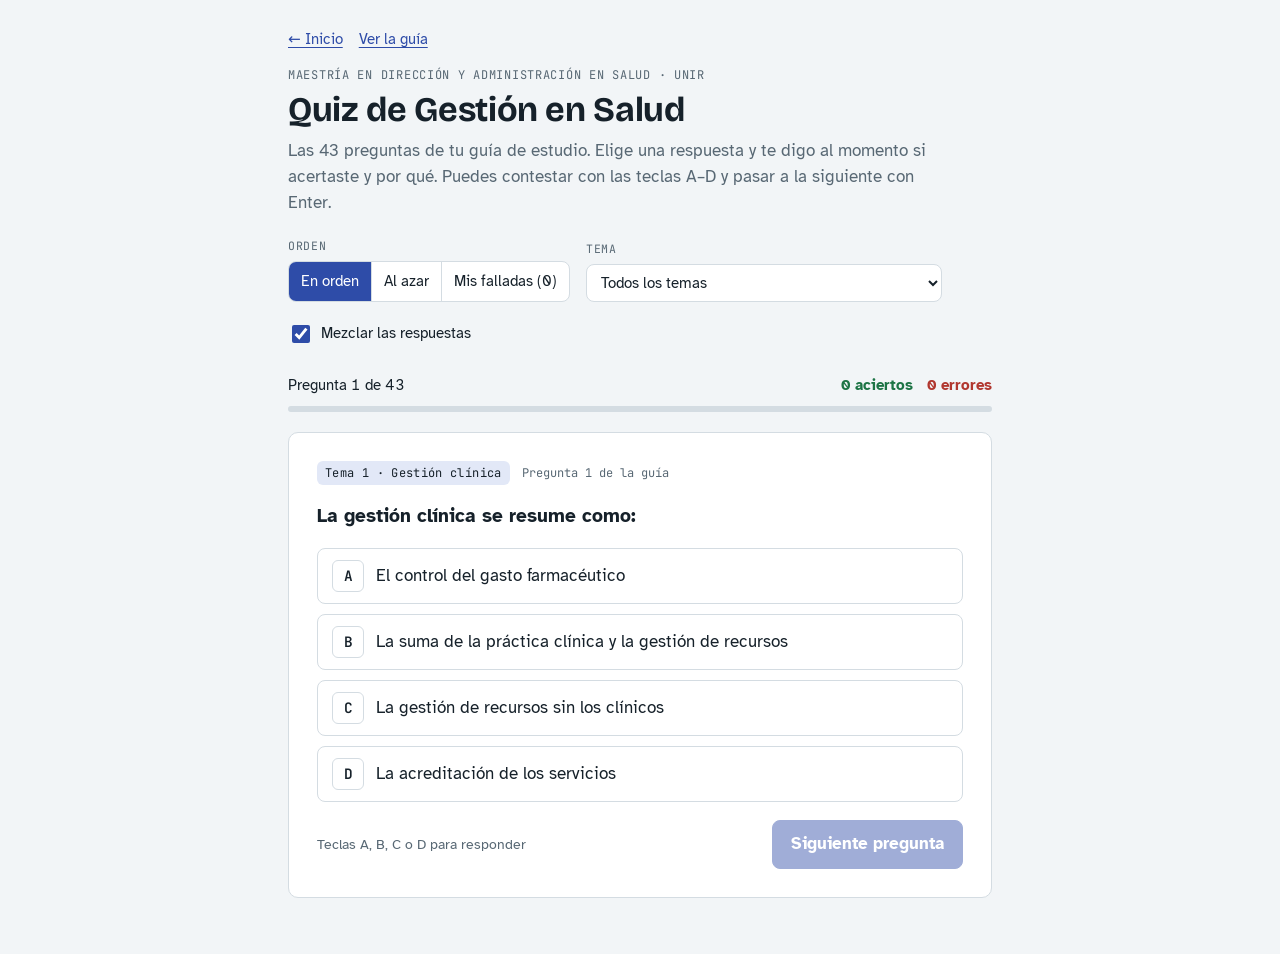
<file: quiz.html>
<!doctype html>
<html lang="es">
<head>
<meta charset="utf-8">
<meta name="viewport" content="width=device-width, initial-scale=1, viewport-fit=cover">
<meta name="robots" content="noindex">
<meta name="theme-color" content="#2e4ca8">
<title>Quiz de Gestión en Salud</title>
<link rel="preconnect" href="https://fonts.googleapis.com">
<link rel="preconnect" href="https://fonts.gstatic.com" crossorigin>
<link rel="stylesheet" href="https://fonts.googleapis.com/css2?family=Atkinson+Hyperlegible:ital,wght@0,400;0,700;1,400&family=Bricolage+Grotesque:opsz,wght@12..96,600;12..96,700&family=JetBrains+Mono:wght@400;600&display=swap">
<style>
/* Una sola columna de ~720px: cabecera con marcador, filtros y la pregunta como única tarjeta; al final, la ficha del indicador */
:root {
  --bg: #f2f5f7;
  --surface: #ffffff;
  --ink: #16212a;
  --muted: #586874;
  --line: #d4dce2;
  --accent: #2e4ca8;
  --accent-soft: #e2e8f7;
  --on-accent: #ffffff;
  --good: #1d7445;
  --good-soft: #def0e5;
  --bad: #b1372f;
  --bad-soft: #f7e1df;
  --label-bg: #eaf0f6;
  --font-display: "Bricolage Grotesque", "Avenir Next", "Segoe UI", system-ui, sans-serif;
  --font-body: "Atkinson Hyperlegible", "Segoe UI", system-ui, -apple-system, sans-serif;
  --font-mono: "JetBrains Mono", ui-monospace, "SF Mono", Menlo, Consolas, monospace;
  --radius: 10px;
}
@media (prefers-color-scheme: dark) {
  :root:not([data-theme="light"]) {
    --bg: #0f151a;
    --surface: #172029;
    --ink: #e4ebf0;
    --muted: #98a9b5;
    --line: #2a3742;
    --accent: #8ea7f3;
    --accent-soft: #1e2946;
    --on-accent: #0c1430;
    --good: #5ec88c;
    --good-soft: #13301f;
    --bad: #f1897f;
    --bad-soft: #3a1b19;
    --label-bg: #1d2832;
    color-scheme: dark;
  }
}
:root[data-theme="dark"] {
  --bg: #0f151a;
  --surface: #172029;
  --ink: #e4ebf0;
  --muted: #98a9b5;
  --line: #2a3742;
  --accent: #8ea7f3;
  --accent-soft: #1e2946;
  --on-accent: #0c1430;
  --good: #5ec88c;
  --good-soft: #13301f;
  --bad: #f1897f;
  --bad-soft: #3a1b19;
  --label-bg: #1d2832;
  color-scheme: dark;
}

* { box-sizing: border-box; }
html { -webkit-text-size-adjust: 100%; }
body {
  margin: 0;
  background: var(--bg);
  color: var(--ink);
  font-family: var(--font-body);
  font-size: 1.0625rem;
  line-height: 1.55;
}
.wrap {
  max-width: 46rem;
  margin: 0 auto;
  padding-inline: 16px;
  padding-block: 28px 56px;
  display: grid;
  grid-template-columns: minmax(0, 1fr);
  gap: 20px;
}
h1, h2 {
  font-family: var(--font-display);
  text-wrap: balance;
  margin: 0;
  line-height: 1.15;
}
h1 { font-size: clamp(1.6rem, 4.5vw, 2.15rem); font-weight: 700; letter-spacing: -0.01em; }
h2 { font-size: 1.35rem; font-weight: 700; }
.eyebrow {
  font-family: var(--font-mono);
  font-size: 0.75rem;
  letter-spacing: 0.06em;
  text-transform: uppercase;
  color: var(--muted);
  margin: 0 0 6px;
}
.lede { margin: 8px 0 0; color: var(--muted); max-width: 60ch; }
.toplinks { display: flex; gap: 16px; margin: 0 0 14px; font-size: 0.95rem; }
a { color: var(--accent); text-underline-offset: 3px; }
@media (hover: none) { .hint, .kbd-tip { display: none; } }

/* Controles */
.controls {
  display: flex;
  flex-wrap: wrap;
  gap: 12px 16px;
  align-items: end;
}
.field { display: grid; gap: 6px; min-width: 0; }
.field-label {
  font-family: var(--font-mono);
  font-size: 0.72rem;
  letter-spacing: 0.06em;
  text-transform: uppercase;
  color: var(--muted);
}
.seg {
  display: inline-flex;
  border: 1px solid var(--line);
  border-radius: 8px;
  overflow: hidden;
  background: var(--surface);
}
.seg button {
  font: inherit;
  font-size: 0.95rem;
  border: 0;
  background: transparent;
  color: var(--ink);
  padding: 8px 12px;
  cursor: pointer;
  border-right: 1px solid var(--line);
}
.seg button:last-child { border-right: 0; }
.seg button[aria-pressed="true"] { background: var(--accent); color: var(--on-accent); }
select {
  width: 100%;
  font: inherit;
  font-size: 0.95rem;
  color: var(--ink);
  background: var(--surface);
  border: 1px solid var(--line);
  border-radius: 8px;
  padding: 8px 10px;
  max-width: 100%;
}
.check {
  display: inline-flex;
  align-items: center;
  gap: 8px;
  font-size: 0.95rem;
  padding-block: 8px;
  cursor: pointer;
}
.check input { width: 18px; height: 18px; accent-color: var(--accent); }

/* Marcador */
.meter { display: grid; gap: 8px; }
.meter-row {
  display: flex;
  justify-content: space-between;
  gap: 12px;
  flex-wrap: wrap;
  font-variant-numeric: tabular-nums;
  font-size: 0.95rem;
}
.tally { display: flex; gap: 14px; }
.tally .ok { color: var(--good); font-weight: 700; }
.tally .ko { color: var(--bad); font-weight: 700; }
.bar {
  height: 6px;
  border-radius: 99px;
  background: var(--line);
  overflow: hidden;
}
.bar > span { display: block; height: 100%; background: var(--accent); transition: width 0.25s ease; }

/* Tarjeta de pregunta */
.card {
  background: var(--surface);
  border: 1px solid var(--line);
  border-radius: var(--radius);
  padding: clamp(18px, 4vw, 28px);
  display: grid;
  gap: 18px;
  min-width: 0;
}
.qhead { display: flex; flex-wrap: wrap; gap: 8px 12px; align-items: center; }
.tag {
  font-family: var(--font-mono);
  font-size: 0.75rem;
  letter-spacing: 0.03em;
  background: var(--accent-soft);
  color: var(--ink);
  border-radius: 6px;
  padding: 3px 8px;
}
.qnum { font-family: var(--font-mono); font-size: 0.75rem; color: var(--muted); }
.qtext { font-size: 1.2rem; font-weight: 700; margin: 0; line-height: 1.4; }
.opts { display: grid; gap: 10px; margin: 0; padding: 0; list-style: none; }
.opt {
  width: 100%;
  display: grid;
  grid-template-columns: 2rem 1fr auto;
  gap: 12px;
  align-items: center;
  text-align: left;
  font: inherit;
  color: var(--ink);
  background: var(--surface);
  border: 1.5px solid var(--line);
  border-radius: 8px;
  padding: 11px 14px;
  cursor: pointer;
  transition: border-color 0.15s ease, background-color 0.15s ease;
}
.opt:hover:not(:disabled) { border-color: var(--accent); }
.opt:focus-visible, .btn:focus-visible, .seg button:focus-visible, select:focus-visible {
  outline: 3px solid var(--accent);
  outline-offset: 2px;
}
.opt:disabled { cursor: default; }
.letter {
  font-family: var(--font-mono);
  font-weight: 600;
  width: 2rem;
  height: 2rem;
  border-radius: 6px;
  display: grid;
  place-items: center;
  border: 1px solid var(--line);
  font-size: 0.9rem;
}
.opt-text { min-width: 0; }
.verdict { font-family: var(--font-mono); font-size: 0.72rem; font-weight: 600; letter-spacing: 0.04em; text-transform: uppercase; }
.opt.is-right { border-color: var(--good); background: var(--good-soft); }
.opt.is-right .letter { background: var(--good); border-color: var(--good); color: var(--surface); }
.opt.is-right .verdict { color: var(--good); }
.opt.is-wrong { border-color: var(--bad); background: var(--bad-soft); }
.opt.is-wrong .letter { background: var(--bad); border-color: var(--bad); color: var(--surface); }
.opt.is-wrong .verdict { color: var(--bad); }
.opt.is-dim { opacity: 0.6; }

.why {
  border-left: 4px solid var(--good);
  background: var(--good-soft);
  border-radius: 0 8px 8px 0;
  padding: 12px 16px;
  display: grid;
  gap: 4px;
}
.why.miss { border-left-color: var(--bad); background: var(--bad-soft); }
.why-title { font-weight: 700; margin: 0; }
.why p { margin: 0; }
.why .ref { font-family: var(--font-mono); font-size: 0.75rem; color: var(--muted); }

.actions { display: flex; flex-wrap: wrap; gap: 10px; align-items: center; justify-content: space-between; }
.hint { font-size: 0.85rem; color: var(--muted); }
.btn {
  font: inherit;
  font-weight: 700;
  border-radius: 8px;
  padding: 10px 18px;
  cursor: pointer;
  border: 1.5px solid var(--accent);
  background: var(--accent);
  color: var(--on-accent);
}
.btn.ghost { background: transparent; color: var(--accent); }
.btn:disabled { opacity: 0.45; cursor: default; }

/* Ficha del indicador */
.ficha { width: 100%; border-collapse: collapse; font-size: 0.98rem; }
.ficha th, .ficha td { border: 1px solid var(--line); padding: 10px 12px; text-align: left; vertical-align: top; }
.ficha th { width: 38%; background: var(--label-bg); font-weight: 700; }
.ficha td { font-variant-numeric: tabular-nums; }
.table-scroll { overflow-x: auto; }
.big { font-family: var(--font-display); font-size: 2rem; font-weight: 700; line-height: 1; }
.pill {
  display: inline-block;
  font-family: var(--font-mono);
  font-size: 0.72rem;
  font-weight: 600;
  letter-spacing: 0.05em;
  text-transform: uppercase;
  border-radius: 99px;
  padding: 3px 10px;
  margin-left: 10px;
  vertical-align: middle;
}
.pill.ok { background: var(--good-soft); color: var(--good); }
.pill.ko { background: var(--bad-soft); color: var(--bad); }

.temas { display: grid; gap: 10px; margin: 0; padding: 0; list-style: none; }
.tema-row {
  display: grid;
  grid-template-columns: minmax(0, 1fr) 5.5rem 3.2rem;
  gap: 12px;
  align-items: center;
  font-size: 0.95rem;
}
.tema-row .name { min-width: 0; }
.tema-row .mini { height: 8px; border-radius: 99px; background: var(--bad-soft); overflow: hidden; }
.tema-row .mini > span { display: block; height: 100%; background: var(--good); }
.tema-row .count { font-variant-numeric: tabular-nums; text-align: right; font-family: var(--font-mono); font-size: 0.85rem; }
.note { font-size: 0.9rem; color: var(--muted); margin: 0; }

@media (max-width: 520px) {
  .seg button { padding: 8px 10px; }
  .qtext { font-size: 1.1rem; }
  .tema-row { grid-template-columns: minmax(0, 1fr) 3.5rem 3rem; }
}
@media (prefers-reduced-motion: reduce) {
  * { transition: none !important; }
}
</style>
</head>
<body>

<main class="wrap">
  <header>
    <nav class="toplinks" aria-label="Navegación"><a href="index.html">← Inicio</a><a href="guia.html">Ver la guía</a></nav>
    <p class="eyebrow">Maestría en Dirección y Administración en Salud · UNIR</p>
    <h1>Quiz de Gestión en Salud</h1>
    <p class="lede">Las 43 preguntas de tu guía de estudio. Elige una respuesta y te digo al momento si acertaste y por qué. <span class="kbd-tip">Puedes contestar con las teclas A–D y pasar a la siguiente con Enter.</span></p>
  </header>

  <section class="controls" aria-label="Opciones del quiz">
    <div class="field">
      <span class="field-label" id="mode-label">Orden</span>
      <div class="seg" role="group" aria-labelledby="mode-label">
        <button type="button" id="mode-orden" data-mode="orden" aria-pressed="true">En orden</button>
        <button type="button" id="mode-azar" data-mode="azar" aria-pressed="false">Al azar</button>
        <button type="button" id="mode-falladas" data-mode="falladas" aria-pressed="false">Mis falladas (<span id="failed-count">0</span>)</button>
      </div>
    </div>
    <div class="field">
      <label class="field-label" for="tema">Tema</label>
      <select id="tema"></select>
    </div>
    <label class="check" for="mezclar"><input type="checkbox" id="mezclar" checked> Mezclar las respuestas</label>
  </section>

  <section class="meter" aria-label="Avance">
    <div class="meter-row">
      <span id="progress-text">Pregunta 1 de 43</span>
      <span class="tally"><span class="ok" id="ok-count">0 aciertos</span><span class="ko" id="ko-count">0 errores</span></span>
    </div>
    <div class="bar" aria-hidden="true"><span id="progress-bar" style="width:0%"></span></div>
  </section>

  <section id="stage" aria-live="polite"></section>
</main>

<script>
const TEMAS = {
  1: 'Gestión clínica',
  2: 'Gestión por procesos',
  3: 'UGC e integración de profesionales',
  4: 'Gobierno y transparencia',
  5: 'Variabilidad de la práctica clínica',
  6: 'Evaluación del desempeño',
  7: 'Investigación traslacional',
  8: 'GC en un área integrada',
  9: 'Hospitales de día',
  10: 'Unidades de salud mental',
  11: 'Plan de calidad',
  12: 'Responsabilidad social corporativa',
  13: 'Evaluación de resultados de una UGC',
  14: 'Ciclo de mejora'
};

// n = número en la guía, t = tema, o = opciones (orden de la guía), a = índice correcto, w = por qué
const PREGUNTAS = [
  { n: 1, t: 1, q: 'La gestión clínica se resume como:', o: ['La suma de la práctica clínica y la gestión de recursos', 'La gestión de recursos sin los clínicos', 'El control del gasto farmacéutico', 'La acreditación de los servicios'], a: 0, w: 'La gestión clínica es la suma de la práctica clínica y la gestión de recursos, con sentido común: la práctica va con evidencia y la gestión valora la efectividad frente a los costes.' },
  { n: 2, t: 1, q: 'En el DAFO, las oportunidades y las amenazas salen del:', o: ['Análisis interno', 'Organigrama', 'Cartera de servicios', 'Análisis externo'], a: 3, w: 'Oportunidades y amenazas vienen de fuera del servicio (análisis externo). Fortalezas y debilidades salen de dentro (análisis interno).' },
  { n: 3, t: 1, q: 'Los acuerdos de gestión clínica suelen ser:', o: ['Mensuales', 'Trimestrales', 'Anuales', 'Quinquenales'], a: 2, w: 'Los acuerdos o contratos de gestión son anuales y fijan objetivos asistenciales, de calidad, seguridad, gestión, docencia e investigación.' },
  { n: 4, t: 1, q: '¿Qué figura creó Madrid en 2015 para coordinar atención primaria y especializada?', o: ['La Dirección de Continuidad Asistencial', 'La gerencia departamental', 'El Área de Gestión Integrada', 'El órgano de gestión'], a: 0, w: 'Madrid creó en 2015 la Dirección de Continuidad Asistencial (DCA), ubicada en el hospital y dependiente del gerente. La gerencia departamental es del modelo valenciano y el Área de Gestión Integrada es de Soria.' },
  { n: 5, t: 2, q: 'Según la ISO 9000:2005, un proceso es:', o: ['Un conjunto de normas internas', 'Un organigrama funcional', 'Un indicador de resultado', 'Actividades relacionadas que transforman entradas en resultados'], a: 3, w: 'La ISO 9000:2005 define el proceso como un conjunto de actividades mutuamente relacionadas que transforman elementos de entrada en resultados.' },
  { n: 6, t: 2, q: 'Los procesos que dan los recursos para que funcionen los procesos clave son los:', o: ['Estratégicos', 'Operativos', 'De soporte', 'Centinela'], a: 2, w: 'Los procesos de soporte o apoyo dan los recursos para que los clave (operativos) se lleven a cabo. Los estratégicos desarrollan la estrategia y fijan los objetivos.' },
  { n: 7, t: 2, q: 'Sobre la monitorización, es correcto que:', o: ['Es el seguimiento de indicadores y por sí sola no mejora el proceso', 'Basta para mejorar el proceso', 'Sustituye al ciclo PDCA', 'Solo mide costes'], a: 0, w: 'El seguimiento de los indicadores se llama monitorización, y el PDF insiste: solo con monitorizar, el proceso no mejora. Hacen falta acciones de mejora con el ciclo PDCA.' },
  { n: 8, t: 2, q: 'NO es una característica de un buen indicador:', o: ['Concreto', 'Clínicamente válido', 'Eficiente', 'Exhaustivo, que mida todo'], a: 3, w: 'Las 6 características son: concretos, objetivos, específicos, clínicamente válidos, relevantes (solo los necesarios) y eficientes. Medirlo todo va contra la relevancia y la eficiencia.' },
  { n: 9, t: 3, q: 'NO es una de las 8 barreras de la gestión clínica:', o: ['Cultura', 'Transparencia', 'Estilos de práctica clínica', 'Financiación capitativa'], a: 3, w: 'Las 8 barreras son cultura, liderazgo, organización, estrategia, formación en gestión, estilos de práctica, sistemas de información y transparencia («CLOE FEST»). La financiación capitativa es un pilar del modelo valenciano.' },
  { n: 10, t: 3, q: 'La gestión de los centros sanitarios corresponde a la:', o: ['Macrogestión', 'Mesogestión', 'Microgestión', 'Autogestión'], a: 1, w: 'Macrogestión es el Estado (equidad y fallos del mercado); mesogestión, la gestión de centros; microgestión, la gestión de la práctica clínica (Del Llano, 2014).' },
  { n: 11, t: 3, q: '«Que la gestión sea más clínica y la clínica más gestora» es una frase de:', o: ['Ortún', 'Deming', 'Minué', 'Ouchi'], a: 2, w: 'La frase es de S. Minué. Ortún es quien define «gestión» como coordinar y motivar, y «clínica» como las decisiones diagnósticas y terapéuticas.' },
  { n: 12, t: 4, q: 'El COCASEP es un órgano:', o: ['Colegiado de carácter técnico consultivo', 'Ejecutivo y sancionador', 'De financiación', 'Judicial'], a: 0, w: 'El COCASEP es un órgano colegiado de carácter técnico consultivo: analiza los problemas de calidad y define acciones de mejora continua y de seguridad del paciente.' },
  { n: 13, t: 4, q: 'El secretario técnico del COCASEP es:', o: ['El director del establecimiento', 'La jefatura de enfermería', 'El gestor de calidad', 'Un aval ciudadano'], a: 2, w: 'El presidente es el director del establecimiento y el secretario técnico es el gestor de calidad, que coordina el Plan de Mejora Continua (PMC).' },
  { n: 14, t: 4, q: 'Las tres esferas de una organización, según Chiavenato y Sapiro, son:', o: ['Gerencial, técnica y social', 'Política, económica y legal', 'Clínica, docente e investigadora', 'Estratégica, operativa y de soporte'], a: 0, w: 'Toda organización tiene un sistema gerencial (administración y objetivos), uno técnico (flujo de procesos y estándares) y uno social (talento humano y cultura).' },
  { n: 15, t: 5, q: 'Si la evidencia existe pero el profesional no la conoce o no la aplica, la variabilidad se debe a:', o: ['Incertidumbre', 'Ignorancia', 'La población', 'La oferta de servicios'], a: 1, w: 'Ignorancia: la evidencia existe, pero no se conoce o no se aplica. Incertidumbre: no hay evidencia sobre cuál alternativa es mejor.' },
  { n: 16, t: 5, q: 'La medicina basada en la evidencia (MBE) es el uso ___ de la mejor evidencia disponible:', o: ['Rápido, barato y sencillo', 'Obligatorio y uniforme', 'Intuitivo y personal', 'Consciente, explícito y juicioso'], a: 3, w: 'La MBE es el uso consciente, explícito y juicioso de la mejor evidencia científica disponible para decidir sobre el cuidado de cada paciente.' },
  { n: 17, t: 5, q: 'El Programa Nacional de Guías de Práctica Clínica de México nació en:', o: ['1999', '2003', '2007', '2012'], a: 2, w: 'Nació en 2007, coordinado a través del CENETEC, que integra el Catálogo Maestro de GPC.' },
  { n: 18, t: 5, q: 'El MECIC mide el apego a las GPC con:', o: ['11 algoritmos', '28 indicadores', '16 dimensiones', '51 indicadores'], a: 0, w: 'El MECIC usa 11 algoritmos de atención clínica y se captura cada cuatrimestre. 28 indicadores es INDICAS, 16 dimensiones INCLASNS y 51 indicadores el PAF británico.' },
  { n: 19, t: 5, q: 'La medicina de las 4P es:', o: ['Preventiva, predictiva, personalizada y participativa', 'Pública, privada, primaria y paliativa', 'Planificar, prevenir, priorizar y proteger', 'Paciente, profesional, proceso y presupuesto'], a: 0, w: 'Preventiva, predictiva, personalizada y participativa. Su idea central: atender enfermos, no enfermedades.' },
  { n: 20, t: 6, q: 'INDICAS mide la calidad con:', o: ['274 líneas de acción', '7 indicadores y 23 programas', '111 variables, 28 indicadores y 8 índices', '51 indicadores en 6 dimensiones'], a: 2, w: 'INDICAS: 111 variables forman 28 indicadores, que dan 8 índices en 3 rubros (trato digno, organización de los servicios y atención médica efectiva). 274 líneas es PROSESA; 7 y 23, Caminando a la Excelencia.' },
  { n: 21, t: 6, q: 'El PAF del NHS británico tiene:', o: ['4 dimensiones y 16 categorías', '18 indicadores', '16 dimensiones', '51 indicadores en 6 dimensiones'], a: 3, w: 'El PAF tiene 51 indicadores en 6 dimensiones. 4 dimensiones y 16 categorías es Canadá; 16 dimensiones, INCLASNS de España; 18 indicadores, la acreditación de Australia.' },
  { n: 22, t: 6, q: 'El modelo canadiense se apoya, entre otros, en el informe Lalonde de:', o: ['1974', '1986', '1994', '2006'], a: 0, w: 'Lalonde es de 1974 (introduce los estilos de vida). Evans y Stoddart, de 1994 (determinantes de la salud).' },
  { n: 23, t: 6, q: 'En el modelo de la OMS, los indicadores de equidad se relacionan con:', o: ['La mortalidad materna', 'Los subsidios y el coeficiente de Gini', 'Las barreras físicas', 'El gasto farmacéutico'], a: 1, w: 'La equidad se mide con los subsidios al sector salud y el coeficiente de Gini. Las barreras físicas y económicas son indicadores de acceso; la mortalidad materna, de resultado.' },
  { n: 24, t: 6, q: 'Frente al modelo de la OMS, el de la OCDE:', o: ['Añade ponderaciones a las metas', 'Excluye los indicadores de resultados', 'Amplía la evaluación a toda la salud pública', 'Excluye cualquier ponderación de las metas'], a: 3, w: 'La OCDE adopta el modelo de la OMS, pero excluye cualquier ponderación para evaluar metas y se limita a la asistencia médica. Sí incluye indicadores de resultados.' },
  { n: 25, t: 7, q: 'La fase T2 de la investigación traslacional es:', o: ['La investigación básica', 'Las posibles aplicaciones de la básica', 'La aplicación en la comunidad, en contextos reales', 'Mantener el beneficio de forma sostenida'], a: 2, w: 'T0 investigación básica, T1 posibles aplicaciones, T2 aplicación en la comunidad en contextos reales, T3 máximo beneficio y T4 mantener el beneficio.' },
  { n: 26, t: 7, q: 'La acreditación de los Institutos de Investigación Sanitaria se regula en:', o: ['La Ley 14/1986', 'El RD 1277/2003', 'El RD 339/2004', 'La Ley 16/2003'], a: 2, w: 'El RD 339/2004 regula la acreditación de los IIS. El RD 1277/2003 define el hospital de día; la Ley 14/1986 es la General de Sanidad y la 16/2003, la de Cohesión y Calidad.' },
  { n: 27, t: 8, q: 'Una barrera para integrar los niveles asistenciales es:', o: ['La falta de coordinación administrativa entre niveles', 'El exceso de incentivos al personal', 'La gerencia única de área', 'La telemedicina'], a: 0, w: 'Las barreras son la falta de coordinación administrativa entre niveles, los pobres incentivos al personal y las estructuras burocráticas rígidas.' },
  { n: 28, t: 9, q: 'La definición legal de hospital de día está en:', o: ['El RD 1277/2003', 'El RD 339/2004', 'La Ley 11/2017', 'El documento COM 2002 347'], a: 0, w: 'El RD 1277/2003 define el hospital de día, la cirugía mayor y menor ambulatoria y la diálisis.' },
  { n: 29, t: 9, q: '¿En qué hospital de día el anestesista da el alta y se abre antes que el resto del hospital?', o: ['Médico', 'Quirúrgico', 'Oncológico', 'Psiquiátrico'], a: 1, w: 'El hospital de día quirúrgico abre antes para que el primer paciente del parte quirúrgico esté listo a tiempo, y es el anestesista quien da el alta.' },
  { n: 30, t: 9, q: 'Entre 2000 y 2007, las plazas de hospital de día en España llegaron a:', o: ['2,3 por 1000 habitantes', '233 por 100 000 habitantes', '0,23 por 100 000 habitantes', '23,3 por 100 000 habitantes'], a: 3, w: 'Mientras las camas bajaban, las plazas de hospital de día se duplicaron hasta 23,3 por 100 000 habitantes.' },
  { n: 31, t: 10, q: 'La estancia media en una unidad de agudos de salud mental no debería pasar de:', o: ['72 horas', '15 días', '3 a 4 meses', '9 meses'], a: 1, w: 'Agudos: máximo 15 días. Subagudos: máximo 3 a 4 meses. Rehabilitación intensiva: unos 6 meses y nunca más de 9.' },
  { n: 32, t: 10, q: 'La estancia en una unidad de rehabilitación intensiva es de:', o: ['Unos 15 días', '3 a 4 meses', 'Unos 6 meses, nunca más de 9', 'Más de un año'], a: 2, w: 'La rehabilitación intensiva tiene una estancia media de unos 6 meses, nunca mayor de 9. Es para trastorno mental grave refractario.' },
  { n: 33, t: 10, q: 'Con la regla de los tres tercios, el dinero ahorrado se reparte entre:', o: ['Estado, comunidad y hospital', 'Pacientes, familias y profesionales', 'Investigación, docencia y asistencia', 'Nómina de los trabajadores, UGC y hospital o centro'], a: 3, w: 'Un tercio va a la nómina de los trabajadores, un tercio a la UGC y un tercio al hospital, centro de salud o estructura intermedia.' },
  { n: 34, t: 10, q: 'El principio ético que busca «lo mejor posible para todos los enfermos» es:', o: ['Beneficencia', 'No maleficencia', 'Autonomía', 'Justicia o equidad'], a: 3, w: 'La justicia o equidad busca lo mejor para todos los enfermos, frente al tradicional «lo mejor para mi paciente». Tiene pleno sentido en sistemas con financiación pública.' },
  { n: 35, t: 11, q: 'En el método de trabajo del plan de calidad, el paso que «a veces se olvida» es:', o: ['Averiguar qué necesita el cliente', 'Prestar el servicio', 'Volver a empezar', 'Definir el estándar'], a: 2, w: 'El paso 8, «volvemos a empezar», es el que a veces se olvida, y el PDF lo llama garantía de éxito en los modelos de mejora.' },
  { n: 36, t: 11, q: 'El modelo de desajustes (gaps) para detectar barreras es de:', o: ['Juran', 'Parasuraman, Zeithaml y Berry', 'Shewhart', 'Evans y Stoddart'], a: 1, w: 'El modelo de los gaps es de Parasuraman, Zeithaml y Berry. Shewhart creó el PDCA y Evans y Stoddart están en el modelo canadiense.' },
  { n: 37, t: 12, q: 'NO es responsabilidad social corporativa según el tema 12:', o: ['La triple cuenta de resultados', 'Los compromisos voluntarios más allá de la ley', 'El marketing con causa', 'Una memoria de RSC con indicadores'], a: 2, w: 'El marketing con causa no es RSC, como tampoco la filantropía estratégica, la imagen corporativa ni la gestión medioambiental por sí sola.' },
  { n: 38, t: 12, q: 'El modelo EFQM incluyó la RSC como eje transversal en:', o: ['1999', '2004', '2001', '2015'], a: 1, w: 'Fue en 2004. En 1999 nacieron el Pacto Mundial y la GRI, y en 2001 fue el Consejo Europeo de Gotemburgo.' },
  { n: 39, t: 13, q: 'Un indicador que, si no se cumple, anula la evaluación de toda una dimensión es:', o: ['Sintético', 'Centinela', 'Llave', 'Dicotómico'], a: 2, w: 'Los indicadores llave son de obligado cumplimiento. El sintético resume varios en una cifra y el dicotómico se responde sí o no.' },
  { n: 40, t: 13, q: 'El último paso de la evaluación secuencial de una UGC es:', o: ['La autoevaluación individual', 'Una auditoría externa privada', 'La encuesta de satisfacción', 'Una reunión a tres bandas: gerencia del servicio de salud, dirección del centro y UGC'], a: 3, w: 'La evaluación se aprueba en una reunión a tres bandas entre la gerencia del servicio de salud, la dirección del centro y los responsables de la UGC.' },
  { n: 41, t: 14, q: 'Los círculos de calidad llegaron a España de la mano de:', o: ['El INSALUD, en 1949', 'Ford, en 1980', 'Toyota, en 1950', 'El Ministerio de Sanidad, en 2006'], a: 1, w: 'El primer círculo de calidad fue en Japón en 1949; en España los introdujo Ford en 1980.' },
  { n: 42, t: 14, q: 'Un equipo de mejora no debe tener más de:', o: ['4 miembros', '8 miembros', '12 miembros', '20 miembros'], a: 1, w: 'No más de 8 miembros. Importa más la capacidad y la competencia de cada uno que el número.' },
  { n: 43, t: 14, q: 'En el ciclo PDCA, comparar los indicadores con los objetivos es la fase:', o: ['Plan', 'Do', 'Check', 'Act'], a: 2, w: 'Check es verificar: comparar los indicadores con los objetivos. Plan planifica, Do implanta el cambio y Act incorpora la mejora.' }
];

const LETRAS = ['A', 'B', 'C', 'D'];
const META = 80; // % de aciertos sugerido
const STORE_KEY = 'quiz-gestion-salud-falladas';

const $ = (id) => document.getElementById(id);
const byN = new Map(PREGUNTAS.map((p) => [p.n, p]));

function loadFailed() {
  try {
    const raw = localStorage.getItem(STORE_KEY);
    const arr = raw ? JSON.parse(raw) : [];
    return new Set(Array.isArray(arr) ? arr.filter((n) => byN.has(n)) : []);
  } catch (e) {
    return new Set();
  }
}
function saveFailed() {
  try { localStorage.setItem(STORE_KEY, JSON.stringify([...failed])); } catch (e) { /* sin almacenamiento: seguimos en memoria */ }
}

let failed = loadFailed();

const state = {
  mode: 'orden',
  tema: 0,
  mezclar: true,
  queue: [],
  perms: {},
  idx: 0,
  answers: {},
  finished: false
};

function shuffle(arr) {
  const a = arr.slice();
  for (let i = a.length - 1; i > 0; i--) {
    const j = Math.floor(Math.random() * (i + 1));
    [a[i], a[j]] = [a[j], a[i]];
  }
  return a;
}

function buildQueue() {
  let list = PREGUNTAS.filter((p) => !state.tema || p.t === state.tema);
  if (state.mode === 'falladas') list = list.filter((p) => failed.has(p.n));
  let ids = list.map((p) => p.n);
  if (state.mode === 'azar' || state.mode === 'falladas') ids = shuffle(ids);
  state.queue = ids;
  state.perms = {};
  ids.forEach((n) => { state.perms[n] = state.mezclar ? shuffle([0, 1, 2, 3]) : [0, 1, 2, 3]; });
  state.idx = 0;
  state.answers = {};
  state.finished = false;
}

function counts() {
  let ok = 0, ko = 0;
  for (const [n, choice] of Object.entries(state.answers)) {
    if (byN.get(Number(n)).a === choice) ok++; else ko++;
  }
  return { ok, ko };
}

function plural(n, uno, varios) { return `${n} ${n === 1 ? uno : varios}`; }

function renderControls() {
  document.querySelectorAll('.seg button').forEach((b) => {
    b.setAttribute('aria-pressed', String(b.dataset.mode === state.mode));
  });
  $('tema').value = String(state.tema);
  $('mezclar').checked = state.mezclar;
  $('failed-count').textContent = failed.size;
}

function renderMeter() {
  const total = state.queue.length;
  const { ok, ko } = counts();
  const answered = ok + ko;
  if (!total) {
    $('progress-text').textContent = 'Sin preguntas en esta selección';
  } else if (state.finished) {
    $('progress-text').textContent = `Ronda terminada · ${plural(total, 'pregunta', 'preguntas')}`;
  } else {
    $('progress-text').textContent = `Pregunta ${state.idx + 1} de ${total}`;
  }
  $('ok-count').textContent = plural(ok, 'acierto', 'aciertos');
  $('ko-count').textContent = plural(ko, 'error', 'errores');
  $('progress-bar').style.width = total ? `${(answered / total) * 100}%` : '0%';
}

function render() {
  renderControls();
  renderMeter();
  const stage = $('stage');
  if (!state.queue.length) {
    stage.innerHTML = `
      <div class="card">
        <h2>No hay preguntas falladas guardadas${state.tema ? ' en este tema' : ''}</h2>
        <p class="note">Las preguntas que contestes mal se guardan aquí para repasarlas. Contesta una ronda primero.</p>
        <div class="actions"><span></span><button type="button" class="btn" id="go-orden">Empezar en orden</button></div>
      </div>`;
    $('go-orden').addEventListener('click', () => { state.mode = 'orden'; buildQueue(); render(); });
    return;
  }
  if (state.finished) { renderResults(stage); return; }
  renderQuestion(stage);
}

function renderQuestion(stage) {
  const n = state.queue[state.idx];
  const p = byN.get(n);
  const perm = state.perms[n];
  const chosen = state.answers[n];
  const done = chosen !== undefined;
  const isLast = state.idx === state.queue.length - 1;

  const optsHtml = perm.map((orig, i) => {
    let cls = 'opt', verdict = '';
    if (done) {
      if (orig === p.a) { cls += ' is-right'; verdict = orig === chosen ? 'Acertaste' : 'Correcta'; }
      else if (orig === chosen) { cls += ' is-wrong'; verdict = 'Tu respuesta'; }
      else cls += ' is-dim';
    }
    return `<li><button type="button" class="${cls}" id="opt-${i}" data-i="${i}" ${done ? 'disabled' : ''}>
      <span class="letter" aria-hidden="true">${LETRAS[i]}</span>
      <span class="opt-text">${p.o[orig]}</span>
      <span class="verdict">${verdict}</span>
    </button></li>`;
  }).join('');

  let feedback = '';
  if (done) {
    const right = chosen === p.a;
    const correctLetter = LETRAS[perm.indexOf(p.a)];
    feedback = `<div class="why ${right ? '' : 'miss'}">
      <p class="why-title">${right ? 'Correcto.' : `No era esa. La correcta es la ${correctLetter}: ${p.o[p.a]}.`}</p>
      <p>${p.w}</p>
      <p class="ref">Para repasar: <a href="guia.html#tema-${p.t}">Tema ${p.t} · ${TEMAS[p.t]}</a></p>
    </div>`;
  }

  stage.innerHTML = `
    <article class="card">
      <div class="qhead">
        <span class="tag">Tema ${p.t} · ${TEMAS[p.t]}</span>
        <span class="qnum">Pregunta ${p.n} de la guía</span>
      </div>
      <p class="qtext">${p.q}</p>
      <ol class="opts">${optsHtml}</ol>
      ${feedback}
      <div class="actions">
        <span class="hint">${done ? 'Enter para continuar' : 'Teclas A, B, C o D para responder'}</span>
        <button type="button" class="btn" id="next" ${done ? '' : 'disabled'}>${isLast ? 'Ver resultado' : 'Siguiente pregunta'}</button>
      </div>
    </article>`;

  stage.querySelectorAll('.opt').forEach((b) => b.addEventListener('click', () => answer(Number(b.dataset.i))));
  $('next').addEventListener('click', next);
  if (done) $('next').focus();
}

function answer(displayIdx) {
  if (state.finished) return;
  const n = state.queue[state.idx];
  if (state.answers[n] !== undefined) return;
  const p = byN.get(n);
  const orig = state.perms[n][displayIdx];
  state.answers[n] = orig;
  if (orig === p.a) failed.delete(n); else failed.add(n);
  saveFailed();
  render();
}

function next() {
  const n = state.queue[state.idx];
  if (state.answers[n] === undefined) return;
  if (state.idx >= state.queue.length - 1) state.finished = true;
  else state.idx++;
  render();
  window.scrollTo({ top: 0, behavior: 'smooth' });
}

function renderResults(stage) {
  const { ok, ko } = counts();
  const answered = ok + ko;
  const pct = answered ? Math.round((ok / answered) * 100) : 0;
  const cumple = pct >= META;

  const porTema = {};
  for (const [n, choice] of Object.entries(state.answers)) {
    const p = byN.get(Number(n));
    porTema[p.t] = porTema[p.t] || { ok: 0, total: 0 };
    porTema[p.t].total++;
    if (p.a === choice) porTema[p.t].ok++;
  }
  const temasHtml = Object.keys(porTema).map(Number).sort((a, b) => a - b).map((t) => {
    const r = porTema[t];
    const w = Math.round((r.ok / r.total) * 100);
    return `<li class="tema-row">
      <span class="name">Tema ${t} · ${TEMAS[t]}</span>
      <span class="mini" aria-hidden="true"><span style="width:${w}%"></span></span>
      <span class="count">${r.ok}/${r.total}</span>
    </li>`;
  }).join('');

  const flojos = Object.keys(porTema).map(Number).filter((t) => porTema[t].ok / porTema[t].total < 0.7);
  const consejo = flojos.length
    ? `Repasa en la guía: ${flojos.map((t) => `<a href="guia.html#tema-${t}">Tema ${t}</a>`).join(', ')} (menos del 70 % de aciertos).`
    : 'Ningún tema quedó por debajo del 70 % de aciertos.';

  stage.innerHTML = `
    <article class="card">
      <div>
        <p class="eyebrow">Resultado de la ronda</p>
        <h2>Ficha del indicador</h2>
      </div>
      <div class="table-scroll">
        <table class="ficha">
          <tr><th scope="row">Objetivo</th><td>Llegar preparado al examen de Gestión en Salud</td></tr>
          <tr><th scope="row">Nombre del indicador</th><td>Porcentaje de aciertos en el quiz</td></tr>
          <tr><th scope="row">Fórmula</th><td>Aciertos ÷ preguntas respondidas × 100</td></tr>
          <tr><th scope="row">Población</th><td>${plural(answered, 'pregunta respondida', 'preguntas respondidas')}${state.tema ? ` del tema ${state.tema}` : ''}</td></tr>
          <tr><th scope="row">Resultado</th><td><span class="big">${pct} %</span><span class="pill ${cumple ? 'ok' : 'ko'}">${cumple ? 'Cumple' : 'Por debajo'}</span><br><span class="note">${plural(ok, 'acierto', 'aciertos')} y ${plural(ko, 'error', 'errores')}</span></td></tr>
          <tr><th scope="row">Estándar orientativo</th><td>≥ ${META} % (meta sugerida para practicar, no la del examen)</td></tr>
        </table>
      </div>
      <div style="display:grid;gap:12px">
        <h2 style="font-size:1.1rem">Aciertos por tema</h2>
        <ul class="temas">${temasHtml}</ul>
        <p class="note">${consejo}</p>
      </div>
      <div class="actions">
        <button type="button" class="btn ghost" id="again">Otra ronda</button>
        <button type="button" class="btn" id="review" ${failed.size ? '' : 'disabled'}>Repasar mis falladas (${failed.size})</button>
      </div>
    </article>`;

  $('again').addEventListener('click', () => { buildQueue(); render(); });
  $('review').addEventListener('click', () => { state.mode = 'falladas'; state.tema = 0; buildQueue(); render(); });
}

function setupControls() {
  const sel = $('tema');
  sel.innerHTML = `<option value="0">Todos los temas</option>` +
    Object.entries(TEMAS).map(([t, name]) => `<option value="${t}">Tema ${t} · ${name}</option>`).join('');
  document.querySelectorAll('.seg button').forEach((b) => b.addEventListener('click', () => {
    state.mode = b.dataset.mode;
    buildQueue();
    render();
  }));
  sel.addEventListener('change', () => { state.tema = Number(sel.value); buildQueue(); render(); });
  $('mezclar').addEventListener('change', (e) => { state.mezclar = e.target.checked; buildQueue(); render(); });

  document.addEventListener('keydown', (e) => {
    if (e.metaKey || e.ctrlKey || e.altKey) return;
    const tag = (e.target && e.target.tagName) || '';
    if (tag === 'SELECT' || tag === 'INPUT') return;
    if (state.finished || !state.queue.length) return;
    const k = e.key.toLowerCase();
    const map = { a: 0, b: 1, c: 2, d: 3, '1': 0, '2': 1, '3': 2, '4': 3 };
    if (k in map) { e.preventDefault(); answer(map[k]); }
    else if (k === 'enter' && state.answers[state.queue[state.idx]] !== undefined) {
      if (tag === 'BUTTON') return; // el botón enfocado ya maneja Enter
      e.preventDefault(); next();
    }
  });
}

function start(data) {
  setupControls();
  const saved = data && data.state;
  if (saved && Array.isArray(saved.queue)) Object.assign(state, saved);
  else buildQueue();
  render();
}

start({});
</script>
</body>
</html>
</file>
<file: estilos.css>
/* Estilos compartidos de la portada y la guía (el quiz trae los suyos con los mismos colores) */
:root {
  --bg: #f2f5f7;
  --surface: #ffffff;
  --ink: #16212a;
  --muted: #586874;
  --line: #d4dce2;
  --accent: #2e4ca8;
  --accent-soft: #e2e8f7;
  --on-accent: #ffffff;
  --good: #1d7445;
  --good-soft: #def0e5;
  --font-display: "Bricolage Grotesque", "Avenir Next", "Segoe UI", system-ui, sans-serif;
  --font-body: "Atkinson Hyperlegible", "Segoe UI", system-ui, -apple-system, sans-serif;
  --font-mono: "JetBrains Mono", ui-monospace, "SF Mono", Menlo, Consolas, monospace;
  color-scheme: light;
}
@media (prefers-color-scheme: dark) {
  :root {
    --bg: #0f151a;
    --surface: #172029;
    --ink: #e4ebf0;
    --muted: #98a9b5;
    --line: #2a3742;
    --accent: #8ea7f3;
    --accent-soft: #1e2946;
    --on-accent: #0c1430;
    --good: #5ec88c;
    --good-soft: #13301f;
    color-scheme: dark;
  }
}

* { box-sizing: border-box; }
html { -webkit-text-size-adjust: 100%; scroll-padding-top: 64px; }
body {
  margin: 0;
  background: var(--bg);
  color: var(--ink);
  font-family: var(--font-body);
  font-size: 1.0625rem;
  line-height: 1.6;
}
.wrap {
  max-width: 44rem;
  margin: 0 auto;
  padding-inline: 16px;
  padding-block: 24px 64px;
}
h1, h2, h3 {
  font-family: var(--font-display);
  text-wrap: balance;
  line-height: 1.2;
}
h1 { font-size: clamp(1.7rem, 6vw, 2.3rem); font-weight: 700; letter-spacing: -0.01em; margin: 0; }
h2 { font-size: 1.45rem; font-weight: 700; margin: 2.4rem 0 0.8rem; padding-top: 1.2rem; border-top: 1px solid var(--line); }
h3 { font-size: 1.15rem; font-weight: 700; margin: 2rem 0 0.6rem; }
p { margin: 0.7rem 0; }
ul, ol { margin: 0.6rem 0; padding-left: 1.3rem; }
li { margin: 0.35rem 0; }
li::marker { color: var(--muted); }
strong { font-weight: 700; }
a { color: var(--accent); text-underline-offset: 3px; }
a:focus-visible, .btn:focus-visible, .chip:focus-visible { outline: 3px solid var(--accent); outline-offset: 2px; border-radius: 6px; }

.eyebrow {
  font-family: var(--font-mono);
  font-size: 0.74rem;
  letter-spacing: 0.06em;
  text-transform: uppercase;
  color: var(--muted);
  margin: 0 0 8px;
}
.lede { color: var(--muted); margin-top: 10px; }
.backlink { font-size: 0.95rem; display: inline-block; margin-bottom: 14px; }
.foot { margin-top: 3rem; font-size: 0.88rem; color: var(--muted); border-top: 1px solid var(--line); padding-top: 1rem; }

@media (prefers-reduced-motion: reduce) {
  html { scroll-behavior: auto; }
  * { transition: none !important; }
}
</file>
